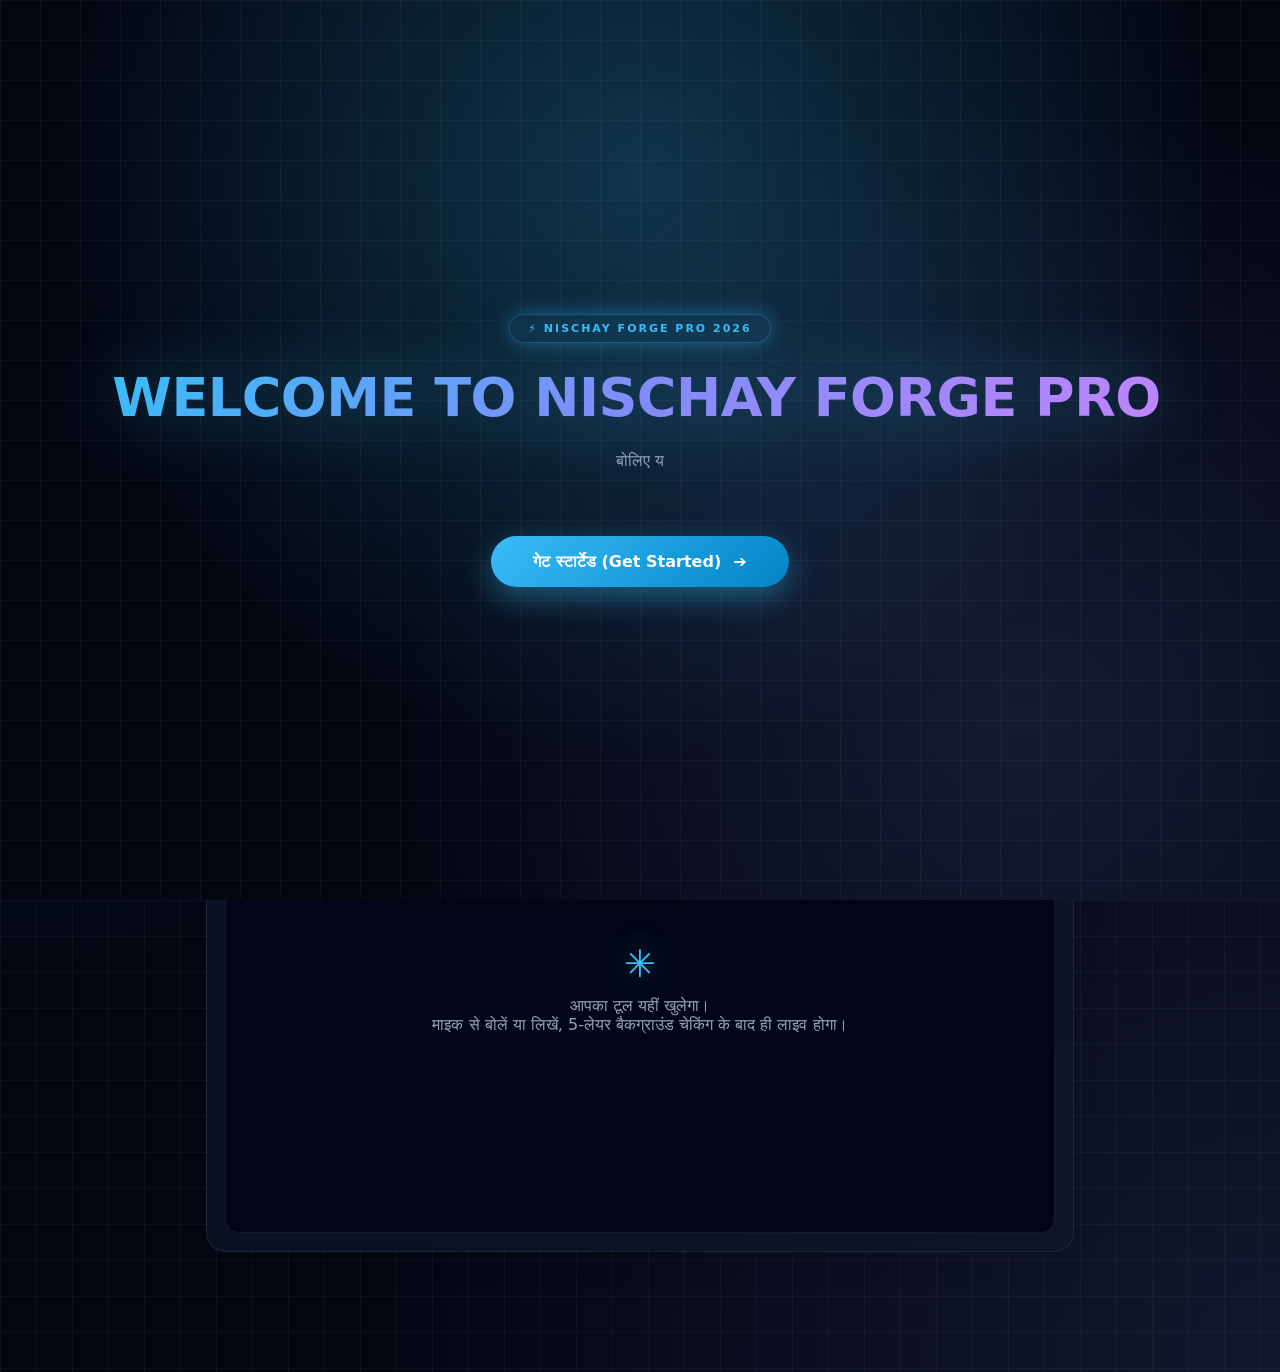
<file: index.html>
<!doctype html>
<html lang="hi">
<head>
  <meta charset="UTF-8">
  <meta name="viewport" content="width=device-width, initial-scale=1, viewport-fit=cover">
  <meta name="theme-color" content="#030712">
  <meta name="description" content="Nischay Forge AI — Pro 5-Layer Verified Studio">
  <link rel="manifest" href="./manifest.json">
  <link rel="icon" type="image/svg+xml" href="./assets/app-icon.svg">
  <title>Nischay Forge AI — Pro 5-Layer Verified Studio</title>

  <style>
    :root {
      --bg: #030712;
      --bg-grid: rgba(255, 255, 255, 0.035);
      --surface: rgba(15, 23, 42, 0.85);
      --surface-elevated: rgba(30, 41, 59, 0.75);
      --border: rgba(56, 189, 248, 0.25);
      --border-subtle: rgba(255, 255, 255, 0.08);
      --accent: #38bdf8;
      --accent-secondary: #818cf8;
      --accent-glow: rgba(56, 189, 248, 0.4);
      --text: #f8fafc;
      --text-muted: #94a3b8;
      --card-bg: rgba(15, 23, 42, 0.7);
      --input-bg: rgba(3, 7, 18, 0.75);
      --nav-link: #94a3b8;
      --danger: #ef4444;
      --success: #10b981;
      --terminal-bg: rgba(3, 7, 18, 0.95);
      --canvas-bg: #020617;
      --drawer-bg: #0b1329;

      --c-html: #f97316;
      --c-css: #38bdf8;
      --c-js: #facc15;
    }

    body.light-theme {
      --bg: #f8fafc;
      --bg-grid: rgba(0, 0, 0, 0.04);
      --surface: rgba(255, 255, 255, 0.92);
      --surface-elevated: #f1f5f9;
      --border: rgba(2, 132, 199, 0.25);
      --border-subtle: rgba(0, 0, 0, 0.08);
      --accent: #0284c7;
      --accent-secondary: #4f46e5;
      --accent-glow: rgba(2, 132, 199, 0.2);
      --text: #0f172a;
      --text-muted: #64748b;
      --card-bg: rgba(255, 255, 255, 0.88);
      --input-bg: #ffffff;
      --nav-link: #475569;
      --danger: #dc2626;
      --success: #059669;
      --terminal-bg: #0f172a;
      --canvas-bg: #e2e8f0;
      --drawer-bg: #ffffff;
    }

    * { box-sizing: border-box; margin: 0; padding: 0; -webkit-tap-highlight-color: transparent; font-family: system-ui, -apple-system, BlinkMacSystemFont, 'Segoe UI', Roboto, sans-serif; }
    
    body {
      background-color: var(--bg);
      background-image: 
        radial-gradient(at 0% 0%, var(--border) 0px, transparent 50%),
        radial-gradient(at 100% 100%, rgba(129, 140, 248, 0.12) 0px, transparent 50%),
        linear-gradient(var(--bg-grid) 1px, transparent 1px),
        linear-gradient(90deg, var(--bg-grid) 1px, transparent 1px);
      background-size: 100% 100%, 100% 100%, 36px 36px, 36px 36px;
      color: var(--text);
      min-height: 100vh;
      overflow-x: hidden;
      transition: background-color 0.25s ease, color 0.25s ease;
    }

    #welcomeScreen {
      position: fixed; inset: 0;
      background-color: var(--bg);
      background-image: 
        radial-gradient(circle at 50% 20%, var(--border) 0%, transparent 60%),
        radial-gradient(circle at 80% 80%, rgba(129, 140, 248, 0.15) 0%, transparent 50%),
        linear-gradient(var(--bg-grid) 1px, transparent 1px),
        linear-gradient(90deg, var(--bg-grid) 1px, transparent 1px);
      background-size: 100% 100%, 100% 100%, 40px 40px, 40px 40px;
      z-index: 9999; display: flex; flex-direction: column; align-items: center; justify-content: center;
      padding: 24px; text-align: center; transition: opacity 0.4s ease, visibility 0.4s ease;
    }
    #welcomeScreen.is-hidden { opacity: 0; visibility: hidden; pointer-events: none; }
    
    .hero-badge {
      display: inline-flex; align-items: center; gap: 8px;
      padding: 7px 18px;
      background: rgba(56, 189, 248, 0.08);
      border: 1px solid var(--border);
      box-shadow: 0 0 20px var(--accent-glow);
      border-radius: 999px;
      color: var(--accent);
      font-size: 11px; font-weight: 800; letter-spacing: 2px;
      margin-bottom: 24px;
      backdrop-filter: blur(10px);
    }
    
    .hero-title-big {
      font-size: clamp(32px, 8vw, 54px);
      line-height: 1.15; font-weight: 900;
      letter-spacing: -0.5px;
      margin-bottom: 16px; min-height: 65px;
      color: var(--text);
    }
    .hero-title-big span {
      background: linear-gradient(135deg, #38bdf8 0%, #818cf8 50%, #c084fc 100%);
      -webkit-background-clip: text;
      -webkit-text-fill-color: transparent;
      filter: drop-shadow(0 0 35px var(--accent-glow));
    }
    
    .hero-subtitle {
      font-size: clamp(14px, 4vw, 16px);
      color: var(--text-muted);
      max-width: 480px; line-height: 1.6;
      margin-bottom: 36px; min-height: 52px;
    }
    .cursor-blink { display: inline-block; width: 3px; background: var(--accent); margin-left: 4px; animation: blink 0.8s infinite; }
    @keyframes blink { 0%, 100% { opacity: 1; } 50% { opacity: 0; } }
    
    .btn-start-now {
      background: linear-gradient(135deg, #38bdf8, #0284c7);
      color: #ffffff;
      font-size: 16px; font-weight: 800;
      padding: 16px 42px; border-radius: 40px; border: none; cursor: pointer;
      display: inline-flex; align-items: center; gap: 12px;
      box-shadow: 0 10px 30px var(--accent-glow);
      transition: all 0.25s ease;
    }
    .btn-start-now:hover { transform: translateY(-2px); box-shadow: 0 14px 40px var(--accent-glow); }

    .topbar {
      height: 62px;
      background: var(--surface);
      backdrop-filter: blur(16px);
      -webkit-backdrop-filter: blur(16px);
      border-bottom: 1px solid var(--border-subtle);
      display: flex; align-items: center; justify-content: space-between;
      padding: 0 18px; position: sticky; top: 0; z-index: 50;
      transition: background 0.25s ease;
    }
    .topbar-left { display: flex; align-items: center; gap: 12px; }
    .drawer-toggle { background: transparent; border: none; cursor: pointer; display: flex; flex-direction: column; gap: 5px; padding: 8px; }
    .drawer-toggle span { display: block; width: 22px; height: 2px; background: var(--text); border-radius: 2px; }
    .brand-wrap { display: flex; align-items: center; gap: 10px; text-decoration: none; }
    .brand-logo { width: 36px; height: 36px; border-radius: 10px; background: linear-gradient(135deg, rgba(56, 189, 248, 0.2), rgba(129, 140, 248, 0.1)); display: flex; align-items: center; justify-content: center; border: 1px solid var(--border); box-shadow: 0 0 15px var(--accent-glow); }
    .brand-text { font-size: 17px; font-weight: 800; color: var(--text); letter-spacing: -0.3px; }
    .brand-text span { color: var(--accent); }
    .topbar-right { display: flex; align-items: center; gap: 10px; }
    .lib-pill { font-size: 12px; font-weight: 700; color: var(--text); background: var(--surface-elevated); border: 1px solid var(--border-subtle); padding: 6px 14px; border-radius: 20px; text-decoration: none; display: inline-flex; align-items: center; gap: 6px; backdrop-filter: blur(10px); }
    .lib-pill span { background: var(--accent); color: #fff; border-radius: 10px; padding: 1px 7px; font-size: 11px; font-weight: 900; }

    .drawer-overlay { position: fixed; inset: 0; background: rgba(0,0,0,0.6); backdrop-filter: blur(4px); z-index: 100; display: none; }
    .drawer-overlay.active { display: block; }
    .menu-drawer { position: fixed; top: 0; left: -320px; width: 300px; height: 100%; background: var(--drawer-bg); border-right: 1px solid var(--border-subtle); z-index: 110; transition: left 0.28s ease; display: flex; flex-direction: column; box-shadow: 10px 0 30px rgba(0,0,0,0.3); }
    .menu-drawer.open { left: 0; }
    .drawer-head { padding: 18px; border-bottom: 1px solid var(--border-subtle); display: flex; align-items: center; justify-content: space-between; }
    .drawer-head h3 { font-size: 15px; font-weight: 800; color: var(--accent); }
    .btn-close-drawer { background: transparent; border: none; font-size: 20px; color: var(--text-muted); cursor: pointer; padding: 4px; }
    .drawer-settings { padding: 14px 18px; border-bottom: 1px solid var(--border-subtle); display: flex; flex-direction: column; gap: 12px; }
    .setting-row { display: flex; align-items: center; justify-content: space-between; font-size: 13px; font-weight: 700; color: var(--text); }
    .setting-btn { background: var(--surface-elevated); border: 1px solid var(--border-subtle); color: var(--text); padding: 6px 14px; border-radius: 8px; font-size: 12px; font-weight: 700; cursor: pointer; }
    .drawer-nav { display: flex; flex-direction: column; padding: 14px 10px; gap: 4px; flex: 1; overflow-y: auto; }
    .nav-item { display: flex; align-items: center; gap: 12px; padding: 12px 14px; color: var(--nav-link) !important; text-decoration: none; border-radius: 8px; font-size: 14px; font-weight: 600; }
    .nav-item.active { background: rgba(56, 189, 248, 0.12); color: var(--accent) !important; border-left: 3px solid var(--accent); }
    .drawer-foot { padding: 14px 18px; border-top: 1px solid var(--border-subtle); font-size: 12px; color: var(--text-muted); text-align: center; }

    main { max-width: 900px; margin: 0 auto; padding: 24px 16px 120px; display: flex; flex-direction: column; gap: 20px; }
    
    .glass-box {
      background: var(--card-bg);
      backdrop-filter: blur(14px);
      -webkit-backdrop-filter: blur(14px);
      border: 1px solid var(--border-subtle);
      border-radius: 20px; padding: 18px;
      box-shadow: 0 10px 30px rgba(0,0,0,0.08);
      transition: all 0.3s ease;
    }
    .glass-box.building { border-color: var(--accent); box-shadow: 0 0 30px var(--accent-glow); }

    .prompt-label-row { display: flex; align-items: center; justify-content: space-between; margin-bottom: 12px; }
    .prompt-label { font-size: 14px; font-weight: 800; color: var(--text); letter-spacing: 0.3px; }
    .btn-reset-prompt { background: rgba(239, 68, 68, 0.1); border: 1px solid rgba(239, 68, 68, 0.3); color: var(--danger); font-size: 11px; font-weight: 800; padding: 5px 12px; border-radius: 12px; cursor: pointer; transition: 0.2s; }
    .btn-reset-prompt:hover { background: var(--danger); color: #fff; }

    textarea.prompt-text {
      width: 100%; background: var(--input-bg);
      border: 1px solid var(--border-subtle);
      border-radius: 14px; padding: 14px 16px;
      color: var(--text); font-size: 14.5px; line-height: 1.5;
      outline: none; resize: vertical; min-height: 105px;
      transition: border-color 0.25s ease, box-shadow 0.25s ease;
    }
    textarea.prompt-text:focus {
      border-color: var(--accent);
      box-shadow: 0 0 15px var(--accent-glow);
    }
    
    .prompt-footer { display: flex; align-items: center; justify-content: space-between; margin-top: 12px; }
    .prompt-counter { font-size: 11px; color: var(--text-muted); font-family: ui-monospace, monospace; }
    
    .btn-create {
      background: linear-gradient(135deg, #38bdf8, #0284c7);
      color: #ffffff; border: none;
      font-size: 15px; font-weight: 800;
      padding: 12px 30px; border-radius: 30px; cursor: pointer;
      display: inline-flex; align-items: center; gap: 8px;
      box-shadow: 0 6px 20px var(--accent-glow);
      transition: transform 0.15s ease, box-shadow 0.15s ease;
    }
    .btn-create:hover { transform: translateY(-1px); box-shadow: 0 8px 25px var(--accent-glow); }
    .btn-create:active { transform: scale(0.97); }
    .btn-create:disabled { opacity: 0.6; cursor: not-allowed; }

    .quick-chips { display: flex; gap: 8px; overflow-x: auto; padding-top: 12px; scrollbar-width: none; }
    .chip {
      background: var(--surface-elevated);
      border: 1px solid var(--border-subtle);
      color: var(--text-muted); font-size: 12px; font-weight: 600;
      padding: 7px 14px; border-radius: 20px; white-space: nowrap; cursor: pointer;
      backdrop-filter: blur(8px); transition: all 0.2s ease;
    }
    .chip:hover { color: var(--accent); border-color: var(--accent); background: rgba(56, 189, 248, 0.08); }

    /* टर्मिनल व टैब्स */
    .terminal-box {
      background: var(--terminal-bg);
      border: 1px solid var(--border-subtle);
      border-radius: 16px; overflow: hidden;
      font-family: ui-monospace, SFMono-Regular, Menlo, monospace;
      font-size: 12px;
      box-shadow: 0 10px 30px rgba(0,0,0,0.15);
    }
    .terminal-header {
      background: rgba(0, 0, 0, 0.25);
      border-bottom: 1px solid var(--border-subtle);
      padding: 10px 14px; display: flex; align-items: center; justify-content: space-between; flex-wrap: wrap; gap: 8px;
    }
    .code-tabs { display: flex; align-items: center; gap: 6px; }
    .code-tab-btn {
      background: rgba(255,255,255,0.06);
      border: 1px solid transparent;
      color: #94a3b8; padding: 6px 14px; border-radius: 8px;
      font-size: 12px; font-weight: 800; cursor: pointer;
      display: inline-flex; align-items: center; gap: 6px;
      transition: all 0.2s ease;
    }
    .code-tab-btn.active[data-tab="html"] { background: rgba(249, 115, 22, 0.2); color: var(--c-html); border-color: rgba(249, 115, 22, 0.5); }
    .code-tab-btn.active[data-tab="css"] { background: rgba(56, 189, 248, 0.2); color: var(--c-css); border-color: rgba(56, 189, 248, 0.5); }
    .code-tab-btn.active[data-tab="js"] { background: rgba(250, 204, 21, 0.2); color: var(--c-js); border-color: rgba(250, 204, 21, 0.5); }

    .term-controls { display: flex; align-items: center; gap: 8px; }
    .btn-term-action {
      background: rgba(255,255,255,0.08);
      border: 1px solid var(--border-subtle);
      color: #38bdf8; padding: 5px 12px; border-radius: 8px;
      font-size: 11px; font-weight: 800; cursor: pointer;
      transition: all 0.2s ease;
    }
    .btn-term-action:hover { background: #38bdf8; color: #030712; }

    .terminal-content-area { position: relative; }
    textarea.terminal-editor {
      width: 100%; height: 210px; background: transparent;
      border: none; color: #4ade80; font-family: inherit; font-size: inherit;
      padding: 14px; outline: none; resize: vertical; line-height: 1.5; white-space: pre;
    }

    .preview-header-bar { display: flex; align-items: center; justify-content: space-between; margin-bottom: 14px; flex-wrap: wrap; gap: 10px; }
    .preview-title-text { font-size: 16px; font-weight: 800; color: var(--accent); letter-spacing: -0.2px; }
    
    .view-mode-bar { display: inline-flex; background: var(--surface-elevated); border: 1px solid var(--border-subtle); border-radius: 20px; padding: 2px 4px; gap: 4px; }
    .view-btn { background: transparent; border: none; color: var(--text-muted); font-size: 12px; font-weight: 700; padding: 4px 10px; border-radius: 14px; cursor: pointer; }
    .view-btn.active { background: var(--accent); color: #fff; }

    .preview-btn-group { display: flex; gap: 6px; flex-wrap: wrap; }
    .tool-btn {
      background: var(--surface-elevated);
      border: 1px solid var(--border-subtle);
      color: var(--text); padding: 6px 14px; border-radius: 8px;
      font-size: 12px; font-weight: 700; cursor: pointer;
      transition: all 0.2s ease;
    }
    .tool-btn:hover { border-color: var(--accent); color: var(--accent); }

    .canvas-container {
      position: relative; min-height: 490px;
      background: var(--canvas-bg);
      border-radius: 14px;
      border: 1px solid var(--border-subtle);
      overflow: hidden;
      display: flex; justify-content: center; align-items: center;
      box-shadow: inset 0 0 20px rgba(0,0,0,0.1);
    }
    .empty-canvas { position: absolute; inset: 0; display: flex; flex-direction: column; align-items: center; justify-content: center; gap: 10px; color: var(--text-muted); text-align: center; padding: 20px; }
    .empty-canvas span { font-size: 38px; color: var(--accent); filter: drop-shadow(0 0 15px var(--accent-glow)); animation: floatIcon 3s ease-in-out infinite; }
    @keyframes floatIcon { 0%, 100% { transform: translateY(0); } 50% { transform: translateY(-8px); } }

    iframe#toolFrame { width: 100%; height: 500px; border: none; background: #ffffff; display: none; opacity: 0; transition: width 0.3s ease, opacity 0.4s ease; margin: 0 auto; }
    iframe#toolFrame.visible { opacity: 1; }

    iframe#toolFrame.device-mobile { width: 380px; max-width: 100%; height: 560px; border: 2px solid var(--border); border-radius: 20px; box-shadow: 0 10px 40px rgba(0,0,0,0.5); }
    iframe#toolFrame.device-tablet { width: 640px; max-width: 100%; height: 540px; border: 2px solid var(--border); border-radius: 16px; box-shadow: 0 10px 40px rgba(0,0,0,0.5); }
    iframe#toolFrame.device-desktop { width: 100%; height: 500px; border-radius: 0; }

    .refine-box { margin-top: 14px; background: var(--surface-elevated); border: 1px dashed var(--border); border-radius: 14px; padding: 14px; display: none; }
    .refine-box.is-visible { display: block; animation: slideUp 0.3s ease; }
    @keyframes slideUp { from { opacity: 0; transform: translateY(10px); } to { opacity: 1; transform: translateY(0); } }
    .refine-row { display: flex; gap: 8px; margin-top: 8px; }
    .refine-input { flex: 1; background: var(--input-bg); border: 1px solid var(--border-subtle); color: var(--text); padding: 9px 14px; border-radius: 10px; font-size: 13px; outline: none; }
    .btn-refine { background: var(--accent); color: #fff; border: none; font-size: 12px; font-weight: 800; padding: 9px 18px; border-radius: 10px; cursor: pointer; }

    /* 5-लेयर लोडर */
    .forge-loader {
      position: absolute; inset: 0;
      background: rgba(3, 7, 18, 0.96);
      backdrop-filter: blur(16px);
      display: none; flex-direction: column; align-items: center; justify-content: center;
      gap: 16px; z-index: 25; overflow: hidden;
    }
    .forge-loader.is-active { display: flex; }

    .laser-scanner {
      position: absolute; top: 0; left: 0; right: 0; height: 2px;
      background: linear-gradient(90deg, transparent, var(--accent), var(--accent-secondary), transparent);
      box-shadow: 0 0 20px var(--accent);
      animation: scanSweep 2s ease-in-out infinite alternate;
    }
    @keyframes scanSweep {
      0% { top: 0%; opacity: 0.2; }
      50% { opacity: 1; }
      100% { top: 100%; opacity: 0.2; }
    }

    .matrix-reactor {
      position: relative; width: 105px; height: 105px;
      display: flex; align-items: center; justify-content: center;
    }
    .reactor-grid {
      position: absolute; inset: 0;
      border: 1px dashed rgba(56, 189, 248, 0.4);
      border-radius: 26px;
      animation: rotateFrame 14s linear infinite;
    }
    .reactor-grid-inner {
      position: absolute; inset: 14px;
      border: 1px solid rgba(129, 140, 248, 0.5);
      border-radius: 18px;
      animation: rotateFrameRev 9s linear infinite;
    }
    @keyframes rotateFrame { 100% { transform: rotate(360deg); } }
    @keyframes rotateFrameRev { 100% { transform: rotate(-360deg); } }

    .reactor-core {
      width: 48px; height: 48px;
      background: radial-gradient(circle, #38bdf8 0%, #0284c7 70%, transparent 100%);
      border-radius: 50%;
      box-shadow: 0 0 35px var(--accent);
      animation: corePulse 1.2s ease-in-out infinite alternate;
      display: flex; align-items: center; justify-content: center;
      color: #030712; font-size: 22px; font-weight: 900;
    }
    @keyframes corePulse {
      0% { transform: scale(0.85); box-shadow: 0 0 15px var(--accent); }
      100% { transform: scale(1.15); box-shadow: 0 0 45px #818cf8; }
    }

    .loader-timer-badge {
      display: inline-flex; align-items: center; gap: 6px;
      font-family: ui-monospace, SFMono-Regular, monospace;
      font-size: 13px; font-weight: 800; color: #facc15;
      background: rgba(250, 204, 21, 0.1);
      border: 1px solid rgba(250, 204, 21, 0.35);
      padding: 5px 16px; border-radius: 20px;
    }

    .matrix-code-stream {
      font-family: ui-monospace, SFMono-Regular, monospace;
      font-size: 11px; color: #4ade80;
      background: rgba(15, 23, 42, 0.85);
      border: 1px solid var(--border-subtle);
      padding: 6px 16px; border-radius: 20px;
      letter-spacing: 0.5px; min-width: 290px; text-align: center;
    }

    .loader-step-text {
      font-size: 14px; font-weight: 800; color: var(--accent);
      text-align: center; max-width: 380px; line-height: 1.4;
      text-shadow: 0 0 10px rgba(56, 189, 248, 0.3);
    }
    .loader-progress-bar {
      width: 260px; height: 6px;
      background: rgba(255,255,255,0.08);
      border-radius: 6px; overflow: hidden;
      border: 1px solid rgba(56, 189, 248, 0.25);
    }
    .loader-progress-fill {
      width: 0%; height: 100%;
      background: linear-gradient(90deg, #38bdf8, #10b981);
      transition: width 0.35s ease;
    }

    .bottom-dock {
      position: fixed; bottom: 16px; left: 50%; transform: translateX(-50%);
      width: calc(100% - 24px); max-width: 580px;
      background: var(--surface);
      backdrop-filter: blur(20px);
      -webkit-backdrop-filter: blur(20px);
      border: 1px solid var(--border);
      border-radius: 40px; padding: 7px 12px 7px 20px;
      display: flex; align-items: center; justify-content: space-between;
      box-shadow: 0 12px 35px rgba(0,0,0,0.25); z-index: 60;
    }
    .dock-label { font-size: 13px; font-weight: 700; color: var(--text-muted); }
    .dock-mic-btn {
      width: 44px; height: 44px; border-radius: 50%;
      background: linear-gradient(135deg, #ef4444, #b91c1c);
      border: none; color: #fff; font-size: 19px; cursor: pointer;
      display: flex; align-items: center; justify-content: center;
      box-shadow: 0 4px 15px rgba(239, 68, 68, 0.35);
    }
    .dock-mic-btn.is-active { background: linear-gradient(135deg, #10b981, #059669); animation: pulse 1s infinite alternate; }
    @keyframes pulse { 0% { transform: scale(1); } 100% { transform: scale(1.15); } }

    #fullModal { position: fixed; inset: 0; background: var(--bg); z-index: 10000; display: none; flex-direction: column; }
    #fullModal.is-open { display: flex; }
    .fullmodal-bar { height: 52px; background: var(--surface); border-bottom: 1px solid var(--border-subtle); display: flex; align-items: center; justify-content: space-between; padding: 0 16px; }
    .fullmodal-bar span { font-size: 15px; font-weight: 800; color: var(--accent); }
    .btn-close-full { background: #ef4444; color: #fff; border: none; padding: 6px 16px; border-radius: 8px; font-weight: 700; cursor: pointer; }
    #fullFrame { flex: 1; width: 100%; border: none; background: #fff; }

    .toast { position: fixed; bottom: 84px; left: 50%; transform: translateX(-50%); background: var(--surface-elevated); color: var(--text); border: 1px solid var(--accent); padding: 9px 20px; border-radius: 20px; font-size: 13px; font-weight: 800; box-shadow: 0 10px 25px rgba(0,0,0,0.2); display: none; z-index: 999; }
    .toast.show { display: block; }
  </style>
</head>
<body class="dark-theme">

  <div id="welcomeScreen">
    <div class="hero-badge">⚡ NISCHAY FORGE PRO 2026</div>
    <h1 class="hero-title-big"><span id="typeWelcomeTitle"></span><span class="cursor-blink">|</span></h1>
    <p class="hero-subtitle" id="typeWelcomeSub"></p>
    <button class="btn-start-now" id="getStartedBtn" type="button">
      <span id="startBtnText">गेट स्टार्टेड (Get Started)</span>
      <span>➔</span>
    </button>
  </div>

  <div id="fullModal">
    <div class="fullmodal-bar">
      <span id="fullModalTitle">टूल का नाम</span>
      <button class="btn-close-full" id="closeFullBtn" type="button">✕ बंद करें</button>
    </div>
    <iframe id="fullFrame" sandbox="allow-scripts allow-modals allow-downloads allow-forms allow-same-origin"></iframe>
  </div>

  <header class="topbar">
    <div class="topbar-left">
      <button class="drawer-toggle" id="drawerOpenBtn" type="button" aria-label="मेनू खोलें">
        <span></span><span></span><span></span>
      </button>
      <a class="brand-wrap" href="./index.html">
        <div class="brand-logo"><span style="color:var(--accent); font-weight:900;">N</span></div>
        <div class="brand-text">nischay<span>forge</span></div>
      </a>
    </div>
    <div class="topbar-right">
      <a class="lib-pill" href="./library.html"><span id="txtLibPill">लाइब्रेरी</span> <span id="libraryCount">0</span></a>
    </div>
  </header>

  <div class="drawer-overlay" id="drawerOverlay"></div>
  <aside class="menu-drawer" id="menuDrawer">
    <div class="drawer-head">
      <h3 id="drawerHeading">⚡ निश्चय नेविगेशन</h3>
      <button class="btn-close-drawer" id="drawerCloseBtn">✕</button>
    </div>
    <div class="drawer-settings">
      <div class="setting-row">
        <span id="txtSettingTheme">थीम (Theme):</span>
        <button class="setting-btn" id="themeToggleBtn">🌙 डार्क</button>
      </div>
      <div class="setting-row">
        <span id="txtSettingLang">भाषा (Language):</span>
        <button class="setting-btn" id="langToggleBtn">🇮🇳 हिंदी</button>
      </div>
    </div>
    <nav class="drawer-nav">
      <a class="nav-item active" href="./index.html" id="navStudio">⌘ स्टूडियो</a>
      <a class="nav-item" href="./library.html" id="navLib">▦ मेरी लाइब्रेरी</a>
      <a class="nav-item" href="./privacy.html" id="navPrivacy">◈ प्राइवेसी पॉलिसी</a>
      <a class="nav-item" href="./terms.html" id="navTerms">⌑ नियम व शर्तें</a>
    </nav>
    <div class="drawer-foot">Nischay Forge AI Studio • 2026</div>
  </aside>

  <main>
    <div class="glass-box" id="promptBox">
      <div class="prompt-label-row">
        <label class="prompt-label" id="labelPrompt">आज क्या बनाना है?</label>
        <button class="btn-reset-prompt" id="btnResetPrompt" type="button" title="प्रॉम्प्ट साफ करें">✕ रीसेट</button>
      </div>
      <textarea class="prompt-text" id="promptInput" maxlength="10000" rows="4" placeholder="उदाहरण: उम्र कैलकुलेटर, स्टॉपवॉच टाइमर, BMI कैलकुलेटर या यूनिट कनवर्टर..."></textarea>
      
      <div class="prompt-footer">
        <span class="prompt-counter" id="charCount">0 / 10000</span>
        <div class="prompt-actions">
          <button class="btn-create" id="generateBtn" type="button">
            <span id="txtBtnCreate">बनाइए</span> <span>↗</span>
          </button>
        </div>
      </div>

      <div class="quick-chips">
        <span class="chip" data-q="एक उम्र कैलकुलेटर बनाओ जो जन्मतिथि से सटीक वर्ष, महीने, दिन और अगला जन्मदिन बताए">🎂 उम्र कैलकुलेटर</span>
        <span class="chip" data-q="एक क्लीन पोमोडोरो और टास्क टाइमर ऐप बनाओ जिसमें स्टार्ट, पॉज और रीसेट हो">⏱️ पोमोडोरो टाइमर</span>
        <span class="chip" data-q="एक BMI कैलकुलेटर बनाओ जो वजन (kg) और ऊंचाई (cm) से सेहत का स्तर बताए">⚖️ BMI कैलकुलेटर</span>
        <span class="chip" data-q="एक 3D स्पेस सोलर सिस्टम एनीमेशन बनाओ जिसमें शनि की रिंग्स और 3D रोटेशन हो">🪐 3D सोलर सिस्टम</span>
      </div>
    </div>

    <!-- टर्मिनल व टैब्स -->
    <div class="terminal-box" id="terminalBox">
      <div class="terminal-header">
        <div class="code-tabs">
          <button class="code-tab-btn active" data-tab="html" id="tabBtnHtml">
            <span style="color:var(--c-html)">🌐</span> HTML
          </button>
          <button class="code-tab-btn" data-tab="css" id="tabBtnCss">
            <span style="color:var(--c-css)">🎨</span> CSS
          </button>
          <button class="code-tab-btn" data-tab="js" id="tabBtnJs">
            <span style="color:var(--c-js)">⚡</span> JavaScript
          </button>
        </div>

        <div class="term-controls">
          <button class="btn-term-action" id="btnFormatCode" title="कोड व्यवस्थित करें">✨ फॉर्मेट कोड</button>
          <button class="btn-term-action" id="btnApplyEdit" title="एडिट किया हुआ कोड कैनवस में चलाएं">⚡ बदलाव लागू करें</button>
          <button class="btn-term-action" id="btnCopyCode" title="यह कोड कॉपी करें">📋 कोड कॉपी करें</button>
        </div>
      </div>
      
      <div class="terminal-content-area">
        <textarea class="terminal-editor" id="termOutput" spellcheck="false" placeholder="// 5-लेयर ऑडिट पास होने के बाद वेरिफाइड कोड यहाँ दिखेगा..."></textarea>
      </div>
    </div>

    <!-- लाइव प्रीव्यू कार्ड -->
    <div class="glass-box" id="previewCardBox">
      <div class="preview-header-bar">
        <span class="preview-title-text" id="toolHeading">Nischay Studio Canvas</span>
        
        <div class="view-mode-bar" id="deviceViewBar">
          <button class="view-btn active" data-device="desktop" title="डेस्कटॉप व्यू">💻 Desktop</button>
          <button class="view-btn" data-device="tablet" title="टैबलेट व्यू">📱 Tablet</button>
          <button class="view-btn" data-device="mobile" title="मोबाइल व्यू">📲 Mobile</button>
        </div>

        <div class="preview-btn-group" id="toolActionBtns" style="display: none;">
          <button class="tool-btn" id="btnShareLink" title="लाइव शेयर लिंक बनाएं">🔗 शेयर लिंक</button>
          <button class="tool-btn" id="btnOpenFull" title="पूरा बड़ा देखें">↗ बड़ा खोलें</button>
          <button class="tool-btn" id="btnSaveTool">♥ सेव</button>
          <button class="tool-btn" id="btnDownloadTool">📥 डाउनलोड</button>
        </div>
      </div>

      <div class="canvas-container" id="canvasViewport">
        <div class="forge-loader" id="forgeLoader">
          <div class="laser-scanner"></div>
          <div class="matrix-reactor">
            <div class="reactor-grid"></div>
            <div class="reactor-grid-inner"></div>
            <div class="reactor-core">⚡</div>
          </div>
          
          <div class="loader-timer-badge">
            <span id="txtTimerBadge">⏱️ बीता समय:</span>
            <span id="elapsedTimerText">00:00s</span>
          </div>

          <div class="matrix-code-stream" id="matrixCodeStream">LAYER 1: INITIALIZING SYNTHESIS...</div>
          <div class="loader-step-text" id="loaderStepText">⚡ लेयर 1: UI आर्किटेक्चर व इनपुट फील्ड्स तैयार हो रहे हैं...</div>
          <div class="loader-progress-bar">
            <div class="loader-progress-fill" id="loaderFill"></div>
          </div>
        </div>

        <div class="empty-canvas" id="canvasPlaceholder">
          <span>✳</span>
          <p id="placeholderText">आपका टूल यहीं खुलेगा।<br>माइक से बोलें या लिखें, 5-लेयर बैकग्राउंड चेकिंग के बाद ही लाइव होगा।</p>
        </div>
        <iframe id="toolFrame" class="device-desktop" sandbox="allow-scripts allow-modals allow-downloads allow-forms allow-same-origin"></iframe>
      </div>

      <div class="refine-box" id="refineBox">
        <span style="font-size:12px; font-weight:800; color:var(--accent);" id="txtRefineHeader">🔧 इस टूल में और क्या सुधारना है?</span>
        <div class="refine-row">
          <input type="text" class="refine-input" id="refineInput" placeholder="उदा: फॉन्ट साइज बढ़ा दो, एक और बटन जोड़ दो...">
          <button class="btn-refine" id="btnRefineSubmit">अपडेट करें ➔</button>
        </div>
      </div>
    </div>
  </main>

  <div class="bottom-dock">
    <span class="dock-label" id="voiceStatusText">आइडिया बोलें, बॉक्स में लिखा जाएगा...</span>
    <button class="dock-mic-btn" id="micBtn" title="बोलें">🎙️</button>
  </div>

  <div class="toast" id="toastBox"></div>

  <script>
    const _k = [
      "AQ.Ab8RN6J9Nf6i",
      "VwkfXb6jbQF0Bh",
      "_9jOF-tIrZfYxfn",
      "YrYe5CgGw"
    ];
    function getApiKey() { return _k.join(""); }

    const PRIMARY_MODEL = "gemini-3.5-flash-lite";

    const STORAGE_KEY_MAIN = 'nischay_forge_tools';
    const STORAGE_KEY_LEGACY = 'nischay-forge-tools-v1';

    let activeTool = null;
    let codeModules = { html: "", css: "", js: "" };
    let currentTab = "html";
    let is3DRequested = false;

    let currentLang = localStorage.getItem('nischay_lang') || 'hi';
    let currentTheme = localStorage.getItem('nischay_theme') || 'dark';

    const $ = (id) => document.getElementById(id);

    const translations = {
      hi: {
        welcomeTitle: "WELCOME TO NISCHAY FORGE PRO",
        welcomeSub: "बोलिए या लिखिए—5-लेयर डीप टेस्टिंग और ऑटो-हीलिंग के साथ 100% वर्किंग वेब टूल्स।",
        startBtn: "गेट स्टार्टेड (Get Started)",
        libPill: "लाइब्रेरी",
        drawerHead: "⚡ निश्चय नेविगेशन",
        settingTheme: "थीम (Theme):",
        settingLang: "भाषा (Language):",
        navStudio: "⌘ स्टूडियो",
        navLib: "▦ मेरी लाइब्रेरी",
        navPrivacy: "◈ प्राइवेसी पॉलिसी",
        navTerms: "⌑ नियम व शर्तें",
        promptLabel: "आज क्या बनाना है?",
        btnReset: "✕ रीसेट",
        promptPlaceholder: "उदाहरण: उम्र कैलकुलेटर, स्टॉपवॉच टाइमर, BMI कैलकुलेटर या यूनिट कनवर्टर...",
        btnCreate: "बनाइए",
        termApply: "⚡ बदलाव लागू करें",
        termCopy: "📋 कोड कॉपी करें",
        toolOpenFull: "↗ बड़ा खोलें",
        toolSave: "♥ सेव",
        toolDownload: "📥 डाउनलोड",
        timerBadge: "⏱️ बीता समय:",
        placeholderText: "आपका टूल यहीं खुलेगा।<br>माइक से बोलें या लिखें, 5-लेयर बैकग्राउंड चेकिंग के बाद ही लाइव होगा।",
        refineHeader: "🔧 इस टूल में और क्या सुधारना है?",
        refinePlaceholder: "उदा: फॉन्ट साइज बढ़ा दो, एक और बटन जोड़ दो...",
        btnRefine: "अपडेट करें ➔",
        voiceStatus: "आइडिया बोलें, बॉक्स में लिखा जाएगा...",
        voiceListening: "सुन रहा हूँ... बोलिए",
        voiceDone: "आवाज़ लिख दी गई है! अब 'बनाइए' दबाएँ।",
        closeModal: "✕ बंद करें"
      },
      en: {
        welcomeTitle: "WELCOME TO NISCHAY FORGE PRO",
        welcomeSub: "Speak or write—100% verified interactive web tools powered by 5-Layer deep testing & auto-healing.",
        startBtn: "Get Started ➔",
        libPill: "Library",
        drawerHead: "⚡ Nischay Navigation",
        settingTheme: "Theme:",
        settingLang: "Language:",
        navStudio: "⌘ Studio",
        navLib: "▦ My Library",
        navPrivacy: "◈ Privacy Policy",
        navTerms: "⌑ Terms & Conditions",
        promptLabel: "What do you want to build today?",
        btnReset: "✕ Reset",
        promptPlaceholder: "Example: Age Calculator, Stopwatch Timer, BMI Calculator or Unit Converter...",
        btnCreate: "Build",
        termApply: "⚡ Apply Changes",
        termCopy: "📋 Copy Code",
        toolOpenFull: "↗ Open Full",
        toolSave: "♥ Save",
        toolDownload: "📥 Download",
        timerBadge: "⏱️ Elapsed Time:",
        placeholderText: "Your tool will appear here.<br>Speak or type your idea, verified across 5 deep layers before rendering.",
        refineHeader: "🔧 Want to refine this tool further?",
        refinePlaceholder: "e.g., Increase font size, add reset button...",
        btnRefine: "Update ➔",
        voiceStatus: "Speak idea, it will type in the box...",
        voiceListening: "Listening... Please speak",
        voiceDone: "Voice captured! Now press 'Build'.",
        closeModal: "✕ Close"
      }
    };

    function applyLanguage(lang) {
      currentLang = lang;
      localStorage.setItem('nischay_lang', lang);
      const t = translations[lang];

      $('langToggleBtn').textContent = (lang === 'hi') ? '🇮🇳 हिंदी' : '🇬🇧 English';
      $('startBtnText').textContent = t.startBtn;
      $('txtLibPill').textContent = t.libPill;
      $('drawerHeading').textContent = t.drawerHead;
      $('txtSettingTheme').textContent = t.settingTheme;
      $('txtSettingLang').textContent = t.settingLang;
      $('navStudio').textContent = t.navStudio;
      $('navLib').textContent = t.navLib;
      $('navPrivacy').textContent = t.navPrivacy;
      $('navTerms').textContent = t.navTerms;
      $('labelPrompt').textContent = t.promptLabel;
      $('btnResetPrompt').textContent = t.btnReset;
      $('promptInput').placeholder = t.promptPlaceholder;
      $('txtBtnCreate').textContent = t.btnCreate;
      $('btnApplyEdit').textContent = t.termApply;
      $('btnCopyCode').textContent = t.termCopy;
      $('btnOpenFull').textContent = t.toolOpenFull;
      $('btnSaveTool').textContent = t.toolSave;
      $('btnDownloadTool').textContent = t.toolDownload;
      $('txtTimerBadge').textContent = t.timerBadge;
      $('placeholderText').innerHTML = t.placeholderText;
      $('txtRefineHeader').textContent = t.refineHeader;
      $('refineInput').placeholder = t.refinePlaceholder;
      $('btnRefineSubmit').textContent = t.btnRefine;
      $('voiceStatusText').textContent = t.voiceStatus;
      $('closeFullBtn').textContent = t.closeModal;
    }

    $('langToggleBtn').addEventListener('click', () => {
      const newLang = (currentLang === 'hi') ? 'en' : 'hi';
      applyLanguage(newLang);
      showToast((newLang === 'hi') ? 'भाषा बदलकर हिंदी कर दी गई! 🇮🇳' : 'Language switched to English! 🇬🇧');
    });

    document.querySelectorAll('.view-btn').forEach(btn => {
      btn.addEventListener('click', () => {
        document.querySelectorAll('.view-btn').forEach(b => b.classList.remove('active'));
        btn.classList.add('active');
        const frame = $('toolFrame');
        frame.classList.remove('device-desktop', 'device-tablet', 'device-mobile');
        frame.classList.add(`device-${btn.dataset.device}`);
      });
    });

    $('btnFormatCode').addEventListener('click', () => {
      let code = $('termOutput').value;
      if (!code) return;
      code = code.replace(/([;{}])\s*/g, '$1\n').replace(/\n\s*\n/g, '\n');
      $('termOutput').value = code;
      codeModules[currentTab] = code;
      showToast('कोड को सुंदर व क्लीन फॉरमेट किया गया! ✨');
    });

    $('btnShareLink').addEventListener('click', () => {
      if (!activeTool) return;
      const base64Doc = btoa(unescape(encodeURIComponent(activeTool.html)));
      const shareUrl = `data:text/html;charset=utf-8;base64,${base64Doc}`;
      navigator.clipboard.writeText(shareUrl).then(() => {
        showToast('शेयरेबल डेटा वेब लिंक कॉपी हो गया! किसी भी ब्राउज़र में खोलें 🔗');
      }).catch(() => {
        showToast('लिंक कॉपी करने में असमर्थ!');
      });
    });

    function runWelcomeTypewriter() {
      let tIdx = 0, sIdx = 0;
      const t = translations[currentLang];
      const titleEl = $('typeWelcomeTitle'), subEl = $('typeWelcomeSub');
      titleEl.textContent = '';
      subEl.textContent = '';
      function typeTitle() {
        if (tIdx < t.welcomeTitle.length) {
          titleEl.textContent += t.welcomeTitle[tIdx++];
          setTimeout(typeTitle, 35);
        } else {
          typeSub();
        }
      }
      function typeSub() {
        if (sIdx < t.welcomeSub.length) {
          subEl.textContent += t.welcomeSub[sIdx++];
          setTimeout(typeSub, 16);
        }
      }
      typeTitle();
    }

    $('getStartedBtn').addEventListener('click', () => {
      $('welcomeScreen').classList.add('is-hidden');
      sessionStorage.setItem('nischay_welcome_seen', 'true');
    });
    if (sessionStorage.getItem('nischay_welcome_seen') === 'true') {
      $('welcomeScreen').classList.add('is-hidden');
    } else {
      runWelcomeTypewriter();
    }

    function showToast(msg) {
      const t = $('toastBox');
      t.textContent = msg;
      t.classList.add('show');
      setTimeout(() => t.classList.remove('show'), 3000);
    }

    $('btnResetPrompt').addEventListener('click', () => {
      $('promptInput').value = '';
      $('charCount').textContent = '0 / 10000';
      $('promptInput').focus();
      showToast((currentLang === 'hi') ? 'प्रॉम्प्ट खाली कर दिया गया! 🧹' : 'Prompt cleared! 🧹');
    });

    function applyTheme(theme) {
      currentTheme = theme;
      if (theme === 'light') {
        document.body.classList.add('light-theme');
        document.body.classList.remove('dark-theme');
        $('themeToggleBtn').textContent = '☀️ लाइट (Light)';
      } else {
        document.body.classList.remove('light-theme');
        document.body.classList.add('dark-theme');
        $('themeToggleBtn').textContent = '🌙 डार्क (Dark)';
      }
      localStorage.setItem('nischay_theme', theme);
    }

    $('themeToggleBtn').addEventListener('click', () => {
      const nextTheme = (currentTheme === 'dark') ? 'light' : 'dark';
      applyTheme(nextTheme);
      showToast((nextTheme === 'light') ? 'लाइट थीम सक्रिय! ☀️' : 'डार्क थीम सक्रिय! 🌙');
    });

    applyTheme(currentTheme);
    applyLanguage(currentLang);

    $('drawerOpenBtn').addEventListener('click', () => {
      $('menuDrawer').classList.add('open');
      $('drawerOverlay').classList.add('active');
    });
    const closeDrawer = () => {
      $('menuDrawer').classList.remove('open');
      $('drawerOverlay').classList.remove('active');
    };
    $('drawerCloseBtn').addEventListener('click', closeDrawer);
    $('drawerOverlay').addEventListener('click', closeDrawer);

    $('promptInput').addEventListener('input', (e) => {
      $('charCount').textContent = `${e.target.value.length} / 10000`;
    });

    document.querySelectorAll('.chip').forEach(c => {
      c.addEventListener('click', () => {
        $('promptInput').value = c.dataset.q;
        $('charCount').textContent = `${c.dataset.q.length} / 10000`;
        $('promptInput').focus();
      });
    });

    function switchTab(tab) {
      currentTab = tab;
      document.querySelectorAll('.code-tab-btn').forEach(btn => {
        btn.classList.toggle('active', btn.dataset.tab === tab);
      });
      $('termOutput').value = codeModules[tab] || `/* No ${tab.toUpperCase()} code */`;
    }

    $('tabBtnHtml').addEventListener('click', () => switchTab('html'));
    $('tabBtnCss').addEventListener('click', () => switchTab('css'));
    $('tabBtnJs').addEventListener('click', () => switchTab('js'));

    function assembleFullHtml(toolName, htmlCode, cssCode, jsCode, includeThree) {
      const threeScript = includeThree ? '<script src="https://cdnjs.cloudflare.com/ajax/libs/three.js/r128/three.min.js"><\/script>' : '';
      return `<!DOCTYPE html>
<html lang="hi">
<head>
  <meta charset="UTF-8">
  <meta name="viewport" content="width=device-width, initial-scale=1.0">
  <title>${toolName}</title>
  <link rel="stylesheet" href="https://cdnjs.cloudflare.com/ajax/libs/font-awesome/6.4.0/css/all.min.css">
  ${threeScript}
  <style>
    * { box-sizing: border-box; margin: 0; padding: 0; }
    body { min-height: 100vh; overflow-x: hidden; font-family: system-ui, -apple-system, BlinkMacSystemFont, 'Segoe UI', Roboto, sans-serif; }
    ${cssCode}
  </style>
</head>
<body>
  ${htmlCode}
  <script>
    (function() {
      try {
        ${jsCode}
      } catch(err) {
        console.error("Runtime Tool Error:", err);
      }
    })();
  <\/script>
</body>
</html>`;
    }

    $('btnApplyEdit').addEventListener('click', () => {
      codeModules[currentTab] = $('termOutput').value;
      const newDoc = assembleFullHtml(activeTool ? activeTool.name : 'Nischay Tool', codeModules.html, codeModules.css, codeModules.js, is3DRequested);

      if (activeTool) activeTool.html = newDoc;
      const frame = $('toolFrame');
      frame.srcdoc = newDoc;
      showToast((currentLang === 'hi') ? 'कस्टम कोड बदलाव कैनवस पर लागू हो गया! ⚡' : 'Custom changes applied to canvas! ⚡');
    });

    $('btnCopyCode').addEventListener('click', () => {
      const textToCopy = $('termOutput').value;
      if (!textToCopy) return showToast((currentLang === 'hi') ? 'कॉपी करने के लिए कुछ नहीं है!' : 'Nothing to copy!');
      navigator.clipboard.writeText(textToCopy).then(() => {
        showToast(`${currentTab.toUpperCase()} ${(currentLang === 'hi') ? 'कोड कॉपी हो गया! 📋' : 'code copied! 📋'}`);
      });
    });

    function runLiveTypewriter(text, onComplete) {
      const editor = $('termOutput');
      editor.value = '';
      let cursor = 0;
      const chunkSize = Math.max(50, Math.floor(text.length / 40));

      function typeLoop() {
        if (cursor < text.length) {
          editor.value += text.slice(cursor, cursor + chunkSize);
          cursor += chunkSize;
          editor.scrollTop = editor.scrollHeight;
          requestAnimationFrame(typeLoop);
        } else {
          editor.value = text;
          if (onComplete) onComplete();
        }
      }
      typeLoop();
    }

    async function callGeminiRaw(promptText, modelName) {
      const key = getApiKey();
      const endpoint = `https://generativelanguage.googleapis.com/v1beta/models/${modelName || PRIMARY_MODEL}:generateContent?key=${key}`;
      
      const res = await fetch(endpoint, {
        method: 'POST',
        headers: { 'Content-Type': 'application/json', 'x-goog-api-key': key },
        body: JSON.stringify({
          contents: [{ role: 'user', parts: [{ text: promptText }] }],
          generationConfig: { maxOutputTokens: 8192, temperature: 0.1 }
        })
      });

      const data = await res.json();
      if (data.error) throw new Error(data.error.message || 'API Error');
      return data.candidates[0].content.parts[0].text;
    }

    // ==================================================================
    // 100% सॉलिड पार्सर: कभी भी CSS खाली नहीं छोड़ेगा
    // ==================================================================
    function parseFrontendResponse(rawText) {
      let toolName = "Nischay Tool";
      let pureHtml = "";
      let pureCss = "";

      // 1. नाम निकालना
      const nameMatch = rawText.match(/===NAME===([\s\S]*?)===/i);
      if (nameMatch) {
        toolName = nameMatch[1].trim().replace(/[\r\n]+/g, " ");
      }

      // 2. HTML निकालना
      const htmlMatch = rawText.match(/===HTML===([\s\S]*?)(?:===CSS===|$)/i);
      if (htmlMatch) {
        pureHtml = htmlMatch[1].trim();
      } else {
        pureHtml = rawText.replace(/<style[^>]*>[\s\S]*?<\/style>/gi, '').trim();
      }

      // 3. CSS निकालना (फुलप्रूफ रेगुलर एक्सप्रेशन)
      const cssMatch = rawText.match(/===CSS===([\s\S]*?)$/i);
      if (cssMatch) {
        pureCss = cssMatch[1].trim();
      } else {
        const styleTagMatch = rawText.match(/<style[^>]*>([\s\S]*?)<\/style>/i);
        if (styleTagMatch) {
          pureCss = styleTagMatch[1].trim();
        }
      }

      // बैकस्टिक्स हटाना
      pureHtml = pureHtml.replace(/```html|```/gi, '').trim();
      pureCss = pureCss.replace(/```css|```/gi, '').trim();

      return { toolName, pureHtml, pureCss };
    }

    function runDeepSandboxTesting(fullHtmlDoc) {
      return new Promise((resolve) => {
        const testFrame = document.createElement('iframe');
        testFrame.style.display = 'none';
        testFrame.sandbox = 'allow-scripts allow-same-origin';
        document.body.appendChild(testFrame);

        let errorFound = null;

        const timer = setTimeout(() => {
          cleanup();
          resolve({ passed: !errorFound, error: errorFound });
        }, 2200);

        function cleanup() {
          clearTimeout(timer);
          window.removeEventListener('message', messageHandler);
          try { document.body.removeChild(testFrame); } catch(e){}
        }

        function messageHandler(e) {
          if (!e.data) return;
          if (e.data.type === 'TEST_ERROR') {
            errorFound = e.data.message;
            cleanup();
            resolve({ passed: false, error: errorFound });
          } else if (e.data.type === 'TEST_SUCCESS') {
            cleanup();
            resolve({ passed: true, error: null });
          }
        }
        window.addEventListener('message', messageHandler);

        const testerScript = `
          <script>
            window.onerror = function(msg, url, line) {
              window.parent.postMessage({ type: 'TEST_ERROR', message: msg + ' (Line ' + line + ')' }, '*');
            };

            window.addEventListener('DOMContentLoaded', () => {
              setTimeout(() => {
                try {
                  const buttons = document.querySelectorAll('button');
                  const inputs = document.querySelectorAll('input, select, textarea');

                  if (inputs.length === 0 && buttons.length === 0) {
                    window.parent.postMessage({ type: 'TEST_ERROR', message: 'No interactive inputs or buttons found in UI.' }, '*');
                    return;
                  }

                  inputs.forEach(input => {
                    if (input.type === 'date') input.value = '2000-01-01';
                    else if (input.type === 'number') input.value = '50';
                    else if (input.type === 'text') input.value = 'Test Entry';
                  });

                  buttons.forEach(btn => {
                    btn.click();
                  });

                  window.parent.postMessage({ type: 'TEST_SUCCESS' }, '*');
                } catch(err) {
                  window.parent.postMessage({ type: 'TEST_ERROR', message: 'Click Simulation Failed: ' + err.message }, '*');
                }
              }, 300);
            });
          <\/script>
        `;

        const testDoc = fullHtmlDoc.replace('<head>', '<head>' + testerScript);
        testFrame.srcdoc = testDoc;
      });
    }

    async function executeBuild(customPrompt) {
      const q = customPrompt || $('promptInput').value.trim();
      if (!q) return;

      is3DRequested = /\b(3d|three\.js|webgl|space|solar system|सोलर सिस्टम|रनर गेम)\b/i.test(q);

      const btn = $('generateBtn');
      btn.disabled = true;
      btn.querySelector('span').textContent = (currentLang === 'hi') ? 'वेरिफाई हो रहा है...' : 'Verifying...';

      const promptBox = $('promptBox');
      const previewBox = $('previewCardBox');
      promptBox.classList.add('building');
      previewBox.classList.add('building');

      const loader = $('forgeLoader');
      const stepText = $('loaderStepText');
      const fill = $('loaderFill');
      const streamText = $('matrixCodeStream');
      const timerEl = $('elapsedTimerText');
      loader.classList.add('is-active');

      let secondsPassed = 0;
      timerEl.textContent = '00:00s';
      const liveTimerInterval = setInterval(() => {
        secondsPassed++;
        const mins = String(Math.floor(secondsPassed / 60)).padStart(2, '0');
        const secs = String(secondsPassed % 60).padStart(2, '0');
        timerEl.textContent = `${mins}:${secs}s`;
      }, 1000);

      try {
        // --- लेयर 1: UI आर्किटेक्चर (HTML + पूर्ण CSS) ---
        stepText.textContent = (currentLang === 'hi') ? '⚡ लेयर 1/5: आधुनिक स्टाइल व UI संरचना तैयार हो रही है...' : '⚡ Layer 1/5: Synthesizing modern tailored UI architecture...';
        fill.style.width = '20%';
        streamText.textContent = 'LAYER 1: PARSING RICH HTML & COMPLETE CSS';

        const promptStep1 = `You are a Principal Frontend UI/UX Architect.
User Requirement: "${q}"

CRITICAL MANDATORY RULES:
1. COMPLETE RESPONSIVE CSS: You MUST provide extensive, beautiful modern CSS styling. Do NOT return blank CSS or comments. Style container, buttons, typography, inputs, active states, and padding.
2. DYNAMIC THEME MATCHING:
   - If it's a Study/Timer/Health app: Use soft, clean, elegant modern design (rounded cards, smooth shadows, relaxing colors).
   - If it's a Calculator/Finance app: Use Apple/Stripe-level clean typography and modern card layouts.
3. UI COMPONENTS:
   - Semantic HTML with unique IDs on all buttons, inputs, and result containers.
   - Do NOT write JavaScript here.

Format EXACTLY like this (DO NOT OMIT ANY SECTION):
===NAME===
[Concise Tool Name]
===HTML===
[Semantic HTML markup]
===CSS===
[Complete, rich, modern responsive CSS code styling all elements]`;

        const uiRaw = await callGeminiRaw(promptStep1);
        let { toolName, pureHtml, pureCss } = parseFrontendResponse(uiRaw);

        // --- हार्ड चेक: अगर CSS खाली रह गई तो जबरन बैकअप स्टाइलिंग दें ---
        if (!pureCss || pureCss.length < 30) {
          streamText.textContent = 'REPAIRING MISSING CSS STYLES...';
          const cssRepairPrompt = `Create modern, beautiful CSS styles for this HTML:\n${pureHtml}\nReturn ONLY pure valid CSS. No markdown.`;
          pureCss = (await callGeminiRaw(cssRepairPrompt)).replace(/```css|```/gi, '').trim();
        }

        // --- लेयर 2: पूर्ण जावास्क्रिप्ट लॉजिक कम्पाइलेशन ---
        stepText.textContent = (currentLang === 'hi') ? '⚙️ लेयर 2/5: हर इनपुट और बटन का 100% वर्किंग लॉजिक जोड़ा जा रहा है...' : '⚙️ Layer 2/5: Wiring up listeners and complete operational logic...';
        fill.style.width = '45%';
        streamText.textContent = 'LAYER 2: EVENT BINDINGS & CALCULATION LOGIC';

        const promptStep2 = `You are a Senior Fullstack JavaScript Engineer.
HTML Markup:
\`\`\`html
${pureHtml}
\`\`\`

User Request: "${q}"

RULES FOR 100000% WORKING CODE:
1. NO DUMMY/PLACEHOLDER CODE: Implement real, complete calculation, timer, or app logic.
2. BIND EVERY BUTTON: Select buttons and inputs by their EXACT IDs from the HTML above. Attach 'click' and 'input' event listeners.
3. VISIBLE OUTPUT: On button click, write the computed results directly into the DOM result elements and remove any 'hidden' or 'display:none' styles.
4. NO DOMContentLoaded: Do NOT use DOMContentLoaded or window.onload. Write code that executes immediately.
5. ${is3DRequested ? "Use Three.js (THREE is globally loaded)." : "Do NOT use Three.js. Standard DOM only."}
6. Return ONLY pure raw JavaScript. No markdown blocks or explanations.`;

        let pureJs = await callGeminiRaw(promptStep2);
        pureJs = pureJs.replace(/^```javascript|^```js|^```|```$/gim, '').trim();

        // --- लेयर 3: तीनों फाइलों की संपूर्णता और सिंटैक्स चेकिंग ---
        stepText.textContent = (currentLang === 'hi') ? '🔍 लेयर 3/5: HTML, CSS और JS तीनों की संपूर्णता जांची जा रही है...' : '🔍 Layer 3/5: Running tripartite code completeness audit...';
        fill.style.width = '65%';
        streamText.textContent = 'LAYER 3: VERIFYING HTML + CSS + JS INTEGRITY';

        // अगर तीनों में से कोई भी हिस्सा अधूरा रह गया तो रिपेयर
        let openBraces = (pureJs.match(/\{/g) || []).length;
        let closeBraces = (pureJs.match(/\}/g) || []).length;
        if (openBraces !== closeBraces || pureJs.length < 20) {
          streamText.textContent = 'FIXING UNBALANCED JS LOGIC...';
          const fixSyntaxPrompt = `The following JavaScript is incomplete or has mismatched braces:
\`\`\`javascript
${pureJs}
\`\`\`
Complete and fix the syntax so all braces match and it is 100% complete and working. Return ONLY valid pure JavaScript.`;
          pureJs = (await callGeminiRaw(fixSyntaxPrompt)).replace(/^```javascript|^```js|^```|```$/gim, '').trim();
        }

        // --- लेयर 4: बैकग्राउंड सैंडबॉक्स में लाइव ऑटो-क्लिक टेस्ट ---
        stepText.textContent = (currentLang === 'hi') ? '🔬 लेयर 4/5: बैकग्राउंड सैंडबॉक्स में हर बटन को क्लिक करके टेस्ट किया जा रहा है...' : '🔬 Layer 4/5: Executing programmatic sandbox click simulation...';
        fill.style.width = '85%';
        streamText.textContent = 'LAYER 4: LIVE CLICK SIMULATION & ERROR AUDIT';

        let fullAssembledDoc = assembleFullHtml(toolName, pureHtml, pureCss, pureJs, is3DRequested);
        let testResult = await runDeepSandboxTesting(fullAssembledDoc);

        // --- लेयर 5: ऑटो-हीलिंग रिपेयर लूप ---
        if (!testResult.passed && testResult.error) {
          stepText.textContent = (currentLang === 'hi') ? '🩹 लेयर 5/5: एरर मिला! बैकग्राउंड में AI तुरंत कोड सुधार रहा है...' : '🩹 Layer 5/5: Sandbox error caught! Auto-healing in progress...';
          streamText.textContent = 'LAYER 5: AUTO-HEALING & RE-VERIFICATION';

          const repairPrompt = `The tool failed automated sandbox testing with this error: "${testResult.error}".
HTML:
\`\`\`html
${pureHtml}
\`\`\`

Faulty JS:
\`\`\`javascript
${pureJs}
\`\`\`

Fix the issue completely. Make sure all buttons work without throwing errors and produce visible output. Return ONLY the corrected, pure JavaScript.`;

          pureJs = (await callGeminiRaw(repairPrompt)).replace(/^```javascript|^```js|^```|```$/gim, '').trim();
          fullAssembledDoc = assembleFullHtml(toolName, pureHtml, pureCss, pureJs, is3DRequested);
          
          await runDeepSandboxTesting(fullAssembledDoc);
        }

        clearInterval(liveTimerInterval);
        stepText.textContent = (currentLang === 'hi') ? '✅ सभी 5 लेयर्स पास! 100% वेरिफाइड टूल लोड हो रहा है...' : '✅ All 5 layers verified! Loading operational tool...';
        fill.style.width = '100%';
        streamText.textContent = `ALL 5 LAYERS VERIFIED IN ${timerEl.textContent} 🚀`;

        codeModules = { html: pureHtml, css: pureCss, js: pureJs };

        activeTool = {
          id: 'tool-' + Date.now(),
          name: toolName,
          html: fullAssembledDoc
        };

        $('toolHeading').textContent = activeTool.name;
        $('toolActionBtns').style.display = 'flex';
        $('refineBox').classList.add('is-visible');

        switchTab('html');

        runLiveTypewriter(codeModules.html, () => {
          loader.classList.remove('is-active');
          promptBox.classList.remove('building');
          previewBox.classList.remove('building');
          $('canvasPlaceholder').style.display = 'none';

          const frame = $('toolFrame');
          frame.style.display = 'block';
          frame.srcdoc = activeTool.html;

          setTimeout(() => { frame.classList.add('visible'); }, 50);

          btn.disabled = false;
          btn.querySelector('span').textContent = translations[currentLang].btnCreate;
          showToast((currentLang === 'hi') ? `5-लेयर ऑडिट पास: ${activeTool.name} तैयार! 🎯` : `5-Layer verified: ${activeTool.name} ready! 🎯`);
        });

      } catch (err) {
        clearInterval(liveTimerInterval);
        loader.classList.remove('is-active');
        promptBox.classList.remove('building');
        previewBox.classList.remove('building');
        btn.disabled = false;
        btn.querySelector('span').textContent = translations[currentLang].btnCreate;
        showToast('Error: ' + err.message);
      }
    }

    $('generateBtn').addEventListener('click', () => executeBuild());

    $('btnRefineSubmit').addEventListener('click', () => {
      const refineReq = $('refineInput').value.trim();
      if (!refineReq || !activeTool) return;
      const combinedPrompt = `Existing Tool Code:\n${activeTool.html}\n\nTask: Modify this tool based on request: ${refineReq}. Maintain complete working code without changing the tool into unwanted 3D.`;
      $('refineInput').value = '';
      executeBuild(combinedPrompt);
    });

    $('btnOpenFull').addEventListener('click', () => {
      if (!activeTool) return;
      $('fullModalTitle').textContent = activeTool.name;
      $('fullFrame').srcdoc = activeTool.html;
      $('fullModal').classList.add('is-open');
    });
    $('closeFullBtn').addEventListener('click', () => {
      $('fullModal').classList.remove('is-open');
      $('fullFrame').srcdoc = '';
    });

    $('btnDownloadTool').addEventListener('click', () => {
      if (!activeTool) return;
      const blob = new Blob([activeTool.html], { type: 'text/html;charset=utf-8' });
      const a = document.createElement('a');
      a.href = URL.createObjectURL(blob);
      a.download = `${activeTool.name.replace(/\s+/g, '_')}.html`;
      document.body.appendChild(a);
      a.click();
      a.remove();
      showToast((currentLang === 'hi') ? 'टूल HTML डाउनलोड हो गया! 📥' : 'Tool HTML downloaded! 📥');
    });

    function getStoredTools() {
      const list1 = JSON.parse(localStorage.getItem(STORAGE_KEY_MAIN) || '[]');
      const list2 = JSON.parse(localStorage.getItem(STORAGE_KEY_LEGACY) || '[]');
      const map = new Map();
      [...list1, ...list2].forEach(item => {
        if (item && (item.id || item.name)) map.set(item.id || item.name, item);
      });
      return Array.from(map.values());
    }

    function syncBadge() { $('libraryCount').textContent = getStoredTools().length; }
    syncBadge();

    $('btnSaveTool').addEventListener('click', () => {
      if (!activeTool) return;
      const list = getStoredTools();
      const existingIdx = list.findIndex(x => x.id === activeTool.id || x.name === activeTool.name);
      if (existingIdx > -1) list[existingIdx] = activeTool;
      else list.unshift(activeTool);
      localStorage.setItem(STORAGE_KEY_MAIN, JSON.stringify(list));
      localStorage.setItem(STORAGE_KEY_LEGACY, JSON.stringify(list));
      syncBadge();
      showToast((currentLang === 'hi') ? 'लाइब्रेरी में सुरक्षित सेव हो गया! ⭐' : 'Saved to library! ⭐');
    });

    const SR = window.SpeechRecognition || window.webkitSpeechRecognition;
    if (SR) {
      const rec = new SR();
      let isListening = false;
      $('micBtn').addEventListener('click', () => {
        rec.lang = (currentLang === 'hi') ? 'hi-IN' : 'en-US';
        if (!isListening) { try { rec.start(); } catch(e) {} } else { rec.stop(); }
      });
      rec.onstart = () => { 
        isListening = true; 
        $('micBtn').classList.add('is-active'); 
        $('voiceStatusText').textContent = translations[currentLang].voiceListening; 
      };
      rec.onresult = (e) => {
        const text = e.results[0][0].transcript;
        const cur = $('promptInput').value.trim();
        $('promptInput').value = cur ? `${cur} ${text}` : text;
        $('charCount').textContent = `${$('promptInput').value.length} / 10000`;
      };
      rec.onend = () => { 
        isListening = false; 
        $('micBtn').classList.remove('is-active'); 
        $('voiceStatusText').textContent = translations[currentLang].voiceDone; 
      };
    }
  </script>
</body>
</html>
</file>
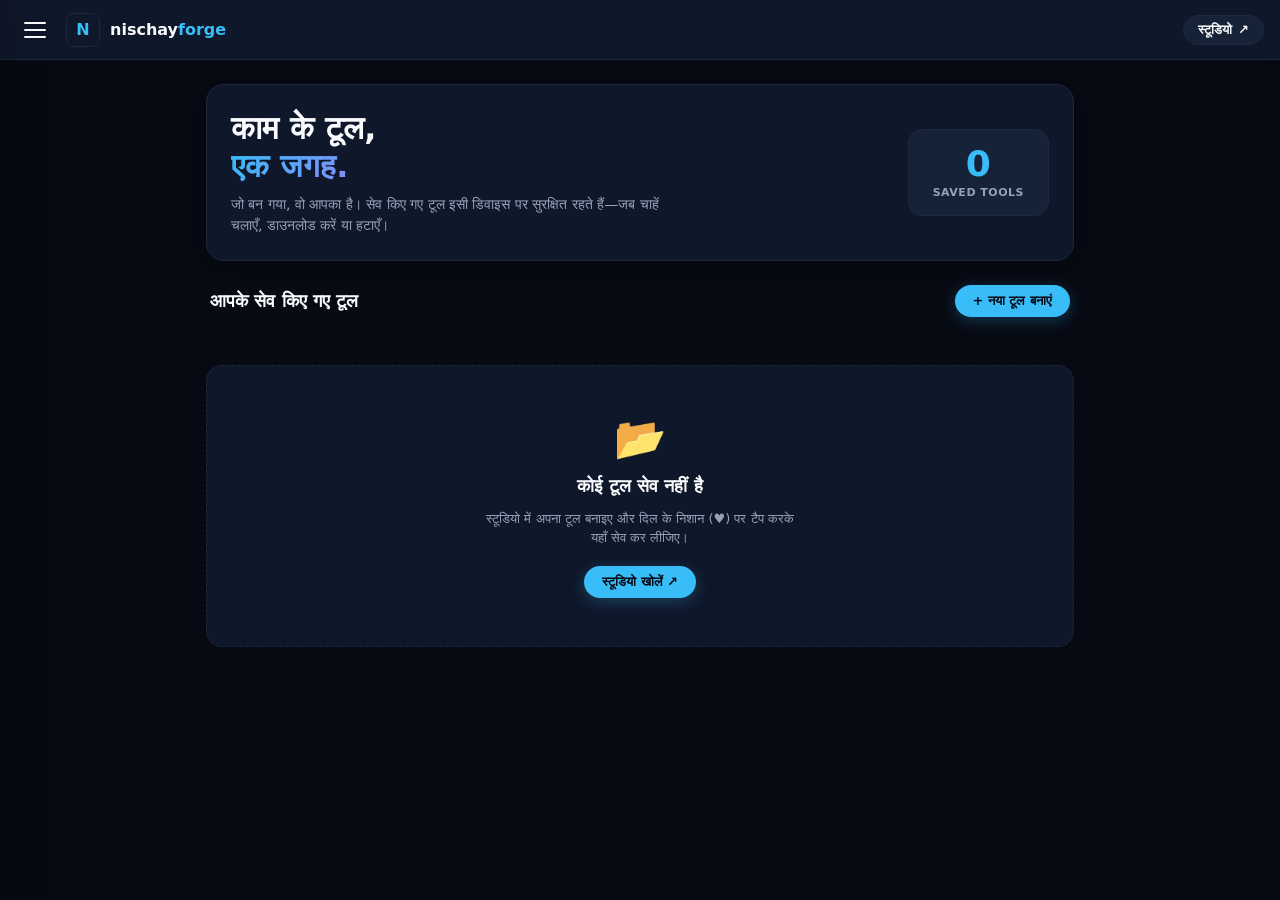
<file: library.html>
<!doctype html>
<html lang="hi">
<head>
  <meta charset="UTF-8">
  <meta name="viewport" content="width=device-width, initial-scale=1, viewport-fit=cover">
  <meta name="theme-color" content="#070a13">
  <meta name="description" content="आपके सेव किए गए Nischay Forge AI टूल—आपके डिवाइस पर।">
  <link rel="manifest" href="./manifest.json">
  <link rel="icon" type="image/svg+xml" href="./assets/app-icon.svg">
  <title>मेरी लाइब्रेरी — Nischay Forge AI</title>
  <style>
    /* ===================================================
       1. कलर्स और थीम वेरिएबल्स
       =================================================== */
    :root {
      --bg: #070a13;
      --surface: #0f172a;
      --surface-elevated: #162238;
      --border: #1e293b;
      --accent: #38bdf8;
      --accent-glow: rgba(56, 189, 248, 0.25);
      --text: #f8fafc;
      --text-muted: #94a3b8;
      --card-bg: #0f172a;
      --danger: #ef4444;
      --nav-link: #94a3b8;
    }

    body.light-theme {
      --bg: #f8fafc;
      --surface: #ffffff;
      --surface-elevated: #f1f5f9;
      --border: #cbd5e1;
      --accent: #0284c7;
      --accent-glow: rgba(2, 132, 199, 0.15);
      --text: #0f172a;
      --text-muted: #475569;
      --card-bg: #ffffff;
      --danger: #dc2626;
      --nav-link: #334155;
    }

    * { box-sizing: border-box; margin: 0; padding: 0; -webkit-tap-highlight-color: transparent; font-family: system-ui, -apple-system, BlinkMacSystemFont, 'Segoe UI', Roboto, sans-serif; }
    body { background: var(--bg); color: var(--text); min-height: 100vh; overflow-x: hidden; transition: background 0.25s ease, color 0.25s ease; }

    /* ===================================================
       2. टॉपबार हेडर
       =================================================== */
    .topbar {
      height: 60px;
      background: var(--surface);
      border-bottom: 1px solid var(--border);
      display: flex;
      align-items: center;
      justify-content: space-between;
      padding: 0 16px;
      position: sticky;
      top: 0;
      z-index: 50;
      box-shadow: 0 2px 10px rgba(0,0,0,0.05);
    }
    .topbar-left { display: flex; align-items: center; gap: 12px; }
    .drawer-toggle {
      background: transparent;
      border: none;
      cursor: pointer;
      display: flex;
      flex-direction: column;
      gap: 5px;
      padding: 8px;
    }
    .drawer-toggle span { display: block; width: 22px; height: 2px; background: var(--text); border-radius: 2px; }
    .brand-wrap { display: flex; align-items: center; gap: 10px; text-decoration: none; }
    .brand-logo { width: 34px; height: 34px; border-radius: 8px; background: #0f172a; display: flex; align-items: center; justify-content: center; border: 1px solid var(--border); }
    .brand-text { font-size: 16px; font-weight: 800; color: var(--text); }
    .brand-text span { color: var(--accent); }
    .topbar-right { display: flex; align-items: center; gap: 10px; }
    .btn-action-pill {
      font-size: 13px;
      font-weight: 700;
      color: var(--text);
      background: var(--surface-elevated);
      border: 1px solid var(--border);
      padding: 6px 14px;
      border-radius: 20px;
      text-decoration: none;
      display: inline-flex;
      align-items: center;
      gap: 6px;
    }
    .btn-action-pill:hover { border-color: var(--accent); color: var(--accent); }

    /* ===================================================
       3. साइड ड्रॉअर मेन्यू
       =================================================== */
    .drawer-overlay { position: fixed; inset: 0; background: rgba(0,0,0,0.7); z-index: 100; display: none; }
    .drawer-overlay.active { display: block; }
    .menu-drawer {
      position: fixed;
      top: 0;
      left: -320px;
      width: 300px;
      height: 100%;
      background: var(--surface);
      border-right: 1px solid var(--border);
      z-index: 110;
      transition: left 0.28s cubic-bezier(0.16, 1, 0.3, 1);
      display: flex;
      flex-direction: column;
      box-shadow: 10px 0 40px rgba(0,0,0,0.5);
    }
    .menu-drawer.open { left: 0; }
    .drawer-head { padding: 16px; border-bottom: 1px solid var(--border); display: flex; align-items: center; justify-content: space-between; }
    .drawer-head h3 { font-size: 15px; font-weight: 800; color: var(--accent); }
    .btn-close-drawer { background: transparent; border: none; font-size: 20px; color: var(--text-muted); cursor: pointer; padding: 4px; }
    
    .drawer-settings { padding: 14px 16px; border-bottom: 1px solid var(--border); display: flex; flex-direction: column; gap: 10px; }
    .setting-row { display: flex; align-items: center; justify-content: space-between; font-size: 13px; font-weight: 700; color: var(--text); }
    .setting-btn { background: var(--surface-elevated); border: 1px solid var(--border); color: var(--text); padding: 5px 12px; border-radius: 8px; font-size: 12px; font-weight: 700; cursor: pointer; }
    
    .drawer-nav { display: flex; flex-direction: column; padding: 12px 10px; gap: 4px; flex: 1; }
    .nav-item { display: flex; align-items: center; gap: 12px; padding: 12px 14px; color: var(--nav-link) !important; text-decoration: none; border-radius: 8px; font-size: 14px; font-weight: 600; }
    .nav-item.active { background: var(--surface-elevated); color: var(--accent) !important; }
    .drawer-foot { padding: 14px 16px; border-top: 1px solid var(--border); font-size: 12px; color: var(--text-muted); text-align: center; }

    /* ===================================================
       4. मुख्य लाइब्रेरी कंटेंट
       =================================================== */
    main { max-width: 900px; margin: 0 auto; padding: 24px 16px 80px; display: flex; flex-direction: column; gap: 24px; }
    
    .library-hero {
      display: flex;
      align-items: center;
      justify-content: space-between;
      gap: 20px;
      background: var(--card-bg);
      border: 1px solid var(--border);
      border-radius: 18px;
      padding: 24px;
      box-shadow: 0 4px 20px rgba(0,0,0,0.06);
    }
    .hero-info h1 { font-size: clamp(24px, 5vw, 32px); font-weight: 900; line-height: 1.2; margin-bottom: 8px; }
    .hero-info h1 span { background: linear-gradient(135deg, #38bdf8, #818cf8); -webkit-background-clip: text; -webkit-text-fill-color: transparent; }
    .hero-info p { font-size: 14px; color: var(--text-muted); max-width: 440px; line-height: 1.5; }

    .counter-card {
      background: var(--surface-elevated);
      border: 1px solid var(--border);
      border-radius: 14px;
      padding: 16px 24px;
      display: flex;
      flex-direction: column;
      align-items: center;
      justify-content: center;
      min-width: 120px;
    }
    .counter-value { font-size: 36px; font-weight: 900; color: var(--accent); line-height: 1; }
    .counter-label { font-size: 11px; font-weight: 700; color: var(--text-muted); letter-spacing: 0.5px; margin-top: 4px; }

    .library-toolbar {
      display: flex;
      align-items: center;
      justify-content: space-between;
      padding: 0 4px;
    }
    .toolbar-title { font-size: 18px; font-weight: 800; color: var(--text); }
    .btn-create-new {
      background: var(--accent);
      color: #040814;
      font-size: 13px;
      font-weight: 800;
      padding: 8px 18px;
      border-radius: 20px;
      text-decoration: none;
      display: inline-flex;
      align-items: center;
      gap: 6px;
      box-shadow: 0 4px 15px var(--accent-glow);
    }

    /* ग्रिड कार्ड्स */
    .tools-grid {
      display: grid;
      grid-template-columns: repeat(auto-fill, minmax(260px, 1fr));
      gap: 16px;
    }
    .tool-card {
      background: var(--card-bg);
      border: 1px solid var(--border);
      border-radius: 14px;
      padding: 16px;
      display: flex;
      flex-direction: column;
      justify-content: space-between;
      gap: 14px;
      box-shadow: 0 4px 15px rgba(0,0,0,0.04);
      transition: transform 0.2s, border-color 0.2s;
    }
    .tool-card:hover { transform: translateY(-2px); border-color: var(--accent); }
    .tool-card-title { font-size: 16px; font-weight: 800; color: var(--text); display: flex; align-items: center; gap: 8px; }
    .tool-card-title span { color: var(--accent); }
    .tool-card-time { font-size: 11px; color: var(--text-muted); }
    
    .card-actions { display: flex; align-items: center; gap: 6px; }
    .btn-card {
      background: var(--surface-elevated);
      border: 1px solid var(--border);
      color: var(--text);
      font-size: 12px;
      font-weight: 700;
      padding: 6px 12px;
      border-radius: 8px;
      cursor: pointer;
      flex: 1;
      text-align: center;
    }
    .btn-card:hover { border-color: var(--accent); color: var(--accent); }
    .btn-card.danger { color: var(--danger); }
    .btn-card.danger:hover { background: rgba(239, 68, 68, 0.1); border-color: var(--danger); }

    /* खाली स्थिति */
    .empty-state {
      background: var(--card-bg);
      border: 1px dashed var(--border);
      border-radius: 16px;
      padding: 48px 20px;
      text-align: center;
      display: flex;
      flex-direction: column;
      align-items: center;
      gap: 12px;
    }
    .empty-state span { font-size: 42px; }
    .empty-state h2 { font-size: 18px; font-weight: 800; }
    .empty-state p { font-size: 13px; color: var(--text-muted); max-width: 320px; line-height: 1.5; }

    /* फुलस्क्रीन रनर मोडल */
    #toolModal { position: fixed; inset: 0; background: #020617; z-index: 10000; display: none; flex-direction: column; }
    #toolModal.is-open { display: flex; }
    .modal-bar { height: 52px; background: var(--surface); border-bottom: 1px solid var(--border); display: flex; align-items: center; justify-content: space-between; padding: 0 16px; }
    .modal-bar span { font-size: 15px; font-weight: 800; color: var(--accent); }
    .btn-close-modal { background: #ef4444; color: #fff; border: none; padding: 6px 14px; border-radius: 6px; font-weight: 700; cursor: pointer; }
    #modalFrame { flex: 1; width: 100%; border: none; background: #ffffff; }

    .toast { position: fixed; bottom: 30px; left: 50%; transform: translateX(-50%); background: var(--surface-elevated); color: var(--text); border: 1px solid var(--accent); padding: 8px 18px; border-radius: 20px; font-size: 13px; font-weight: 700; display: none; z-index: 999; }
    .toast.show { display: block; }
  </style>
</head>
<body>

  <!-- फुलस्क्रीन मोडल -->
  <div id="toolModal">
    <div class="modal-bar">
      <span id="modalToolTitle">टूल चलाएँ</span>
      <button class="btn-close-modal" id="closeModalBtn" type="button">✕ बंद करें</button>
    </div>
    <iframe id="modalFrame" sandbox="allow-scripts allow-modals allow-downloads allow-forms allow-same-origin"></iframe>
  </div>

  <!-- टॉपबार -->
  <header class="topbar">
    <div class="topbar-left">
      <button class="drawer-toggle" id="drawerOpenBtn" type="button" aria-label="मेनू खोलें">
        <span></span><span></span><span></span>
      </button>
      <a class="brand-wrap" href="./index.html">
        <div class="brand-logo"><span style="color:#38bdf8; font-weight:900;">N</span></div>
        <div class="brand-text">nischay<span>forge</span></div>
      </a>
    </div>
    <div class="topbar-right">
      <a class="btn-action-pill" href="./index.html">स्टूडियो <span>↗</span></a>
    </div>
  </header>

  <!-- साइड मेनू ड्रॉअर -->
  <div class="drawer-overlay" id="drawerOverlay"></div>
  <aside class="menu-drawer" id="menuDrawer">
    <div class="drawer-head">
      <h3>⚡ निश्चय नेविगेशन</h3>
      <button class="btn-close-drawer" id="drawerCloseBtn">✕</button>
    </div>

    <div class="drawer-settings">
      <div class="setting-row">
        <span>थीम (Theme):</span>
        <button class="setting-btn" id="themeToggleBtn">🌙 डार्क</button>
      </div>
    </div>

    <nav class="drawer-nav">
      <a class="nav-item" href="./index.html">⌘ स्टूडियो</a>
      <a class="nav-item active" href="./library.html">▦ मेरी लाइब्रेरी</a>
      <a class="nav-item" href="./privacy.html">◈ प्राइवेसी पॉलिसी</a>
      <a class="nav-item" href="./terms.html">⌑ नियम व शर्तें</a>
    </nav>
    <div class="drawer-foot">Nischay Forge AI Studio • 2026</div>
  </aside>

  <!-- मुख्य कंटेंट -->
  <main>
    <section class="library-hero">
      <div class="hero-info">
        <h1>काम के टूल,<br><span>एक जगह.</span></h1>
        <p>जो बन गया, वो आपका है। सेव किए गए टूल इसी डिवाइस पर सुरक्षित रहते हैं—जब चाहें चलाएँ, डाउनलोड करें या हटाएँ।</p>
      </div>
      <div class="counter-card">
        <span class="counter-value" id="totalCount">0</span>
        <span class="counter-label">SAVED TOOLS</span>
      </div>
    </section>

    <div class="library-toolbar">
      <span class="toolbar-title">आपके सेव किए गए टूल</span>
      <a class="btn-create-new" href="./index.html"><span>+ नया टूल बनाएं</span></a>
    </div>

    <!-- टूल्स का ग्रिड -->
    <div class="tools-grid" id="toolsGrid"></div>

    <!-- खाली स्थिति (Empty State) -->
    <div class="empty-state" id="emptyState" style="display: none;">
      <span>📂</span>
      <h2>कोई टूल सेव नहीं है</h2>
      <p>स्टूडियो में अपना टूल बनाइए और दिल के निशान (♥) पर टैप करके यहाँ सेव कर लीजिए।</p>
      <a class="btn-create-new" href="./index.html" style="margin-top: 6px;">स्टूडियो खोलें ↗</a>
    </div>
  </main>

  <div class="toast" id="toastBox"></div>

  <script>
    const STORAGE_KEY_1 = 'nischay_forge_tools';
    const STORAGE_KEY_2 = 'nischay-forge-tools-v1';
    const THEME_KEY = 'nischay_theme';

    const $ = (id) => document.getElementById(id);
    const toolsGrid = $('toolsGrid');
    const emptyState = $('emptyState');
    const totalCount = $('totalCount');
    const toolModal = $('toolModal');
    const modalFrame = $('modalFrame');
    const modalToolTitle = $('modalToolTitle');
    const toastBox = $('toastBox');

    // 1. थीम टॉगल
    let currentTheme = localStorage.getItem(THEME_KEY) || 'dark';
    function applyTheme(theme) {
      if (theme === 'light') {
        document.body.classList.add('light-theme');
        $('themeToggleBtn').textContent = '☀️ लाइट';
      } else {
        document.body.classList.remove('light-theme');
        $('themeToggleBtn').textContent = '🌙 डार्क';
      }
      localStorage.setItem(THEME_KEY, theme);
    }
    applyTheme(currentTheme);

    $('themeToggleBtn').addEventListener('click', () => {
      currentTheme = (currentTheme === 'dark') ? 'light' : 'dark';
      applyTheme(currentTheme);
    });

    // 2. मेन्यू ड्रॉअर
    $('drawerOpenBtn').addEventListener('click', () => {
      $('menuDrawer').classList.add('open');
      $('drawerOverlay').classList.add('active');
    });
    const closeDrawer = () => {
      $('menuDrawer').classList.remove('open');
      $('drawerOverlay').classList.remove('active');
    };
    $('drawerCloseBtn').addEventListener('click', closeDrawer);
    $('drawerOverlay').addEventListener('click', closeDrawer);

    function showToast(msg) {
      toastBox.textContent = msg;
      toastBox.classList.add('show');
      setTimeout(() => toastBox.classList.remove('show'), 3000);
    }

    // 3. टूल्स लोड करना
    function getAllTools() {
      const list1 = JSON.parse(localStorage.getItem(STORAGE_KEY_1) || '[]');
      const list2 = JSON.parse(localStorage.getItem(STORAGE_KEY_2) || '[]');
      const combined = [...list1, ...list2];
      
      const unique = [];
      const ids = new Set();
      combined.forEach(item => {
        const id = item.id || item.title;
        if (!ids.has(id)) {
          ids.add(id);
          unique.push(item);
        }
      });
      return unique;
    }

    function saveTools(tools) {
      localStorage.setItem(STORAGE_KEY_1, JSON.stringify(tools));
      localStorage.setItem(STORAGE_KEY_2, JSON.stringify(tools));
    }

    function renderTools() {
      const tools = getAllTools();
      totalCount.textContent = tools.length;
      toolsGrid.innerHTML = '';

      if (tools.length === 0) {
        emptyState.style.display = 'flex';
        return;
      }
      emptyState.style.display = 'none';

      tools.forEach((tool, index) => {
        const title = tool.name || tool.title || 'Nischay Tool';
        const html = tool.html || tool.code || '';
        const card = document.createElement('div');
        card.className = 'tool-card';
        card.innerHTML = `
          <div>
            <div class="tool-card-title"><span>✳</span> ${title}</div>
            <div class="tool-card-time">सेव किया गया टूल #${index + 1}</div>
          </div>
          <div class="card-actions">
            <button class="btn-card" onclick="runTool(${index})">▶ चलाएँ</button>
            <button class="btn-card" onclick="downloadTool(${index})">📥</button>
            <button class="btn-card danger" onclick="deleteTool(${index})">✕</button>
          </div>
        `;
        toolsGrid.appendChild(card);
      });
    }

    // 4. टूल रनर
    window.runTool = function(index) {
      const tools = getAllTools();
      const tool = tools[index];
      if (!tool) return;
      const html = tool.html || tool.code || '';
      modalToolTitle.textContent = tool.name || tool.title || 'Nischay Tool';
      modalFrame.srcdoc = html;
      toolModal.classList.add('is-open');
    };

    $('closeModalBtn').addEventListener('click', () => {
      toolModal.classList.remove('is-open');
      modalFrame.srcdoc = '';
    });

    // 5. टूल डाउनलोडर
    window.downloadTool = function(index) {
      const tools = getAllTools();
      const tool = tools[index];
      if (!tool) return;
      const html = tool.html || tool.code || '';
      const title = (tool.name || tool.title || 'Nischay_Tool').replace(/\s+/g, '_');
      const blob = new Blob([html], { type: 'text/html;charset=utf-8' });
      const a = document.createElement('a');
      a.href = URL.createObjectURL(blob);
      a.download = `${title}.html`;
      document.body.appendChild(a);
      a.click();
      a.remove();
      showToast('टूल HTML डाउनलोड हो गया! 📥');
    };

    // 6. टूल डिलीट करना
    window.deleteTool = function(index) {
      if (!confirm('क्या आप वाकई इस टूल को हटाना चाहते हैं?')) return;
      const tools = getAllTools();
      tools.splice(index, 1);
      saveTools(tools);
      renderTools();
      showToast('टूल हटा दिया गया।');
    };

    renderTools();
  </script>
</body>
</html>
</file>
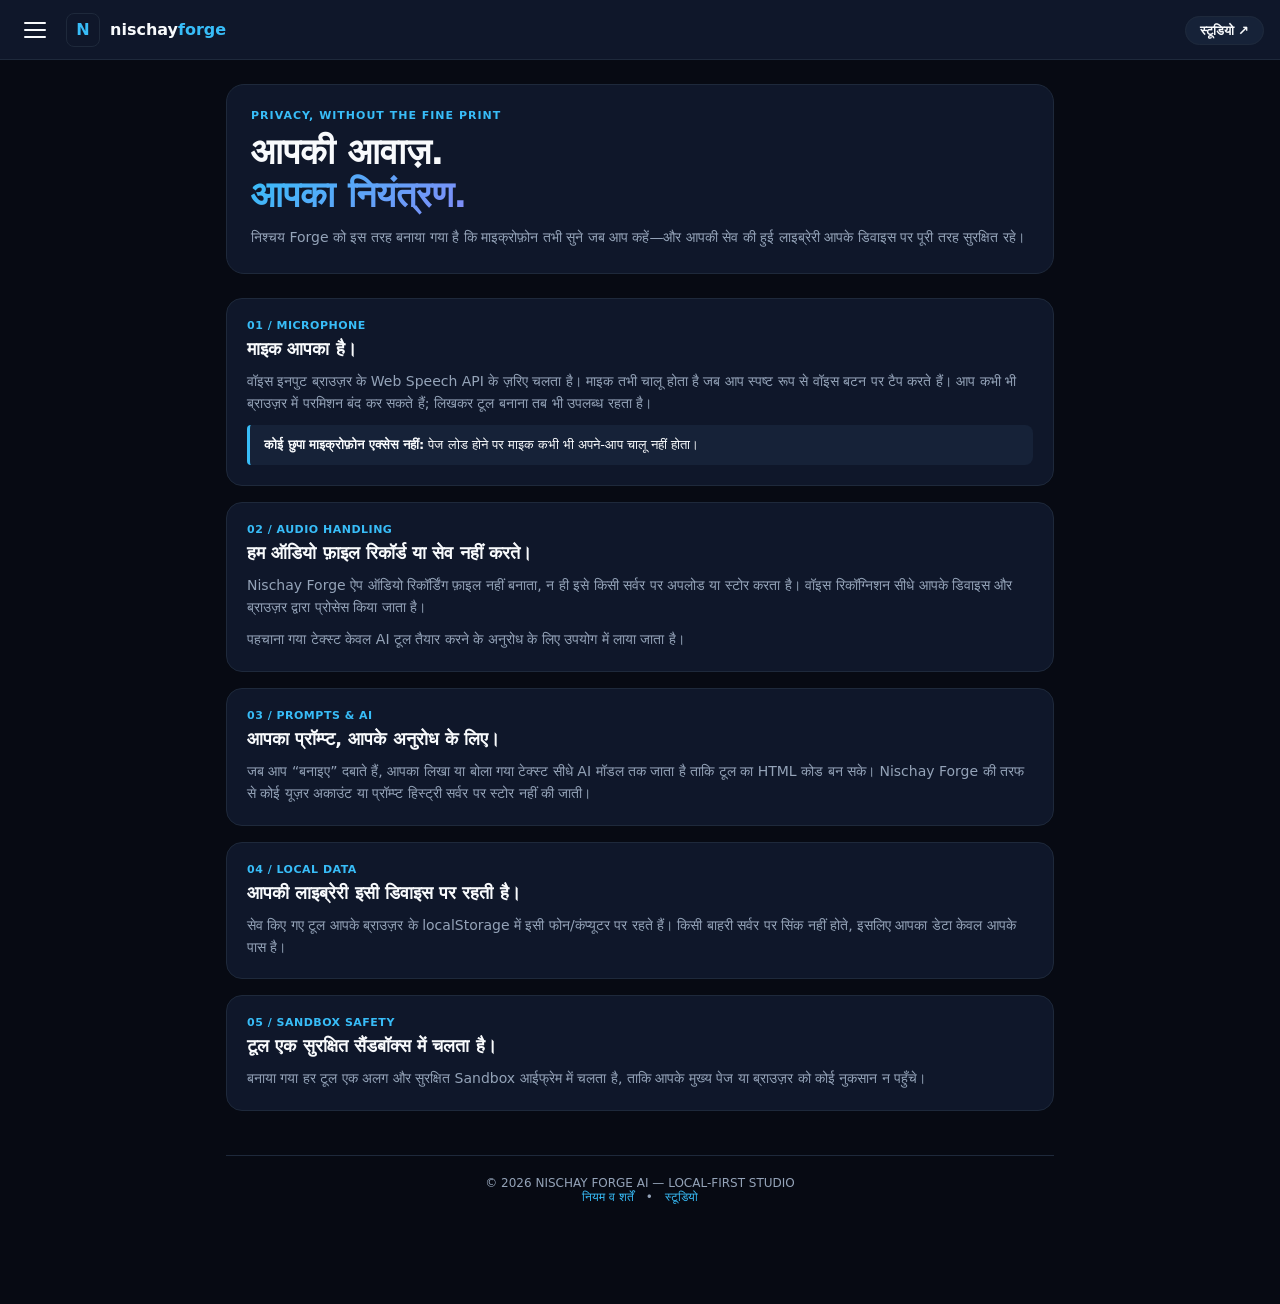
<file: privacy.html>
<!doctype html>
<html lang="hi">
<head>
  <meta charset="UTF-8">
  <meta name="viewport" content="width=device-width, initial-scale=1, viewport-fit=cover">
  <meta name="theme-color" content="#070a13">
  <meta name="description" content="Nischay Forge AI में माइक्रोफ़ोन, आवाज़ और लोकल डेटा कैसे संभाले जाते हैं।">
  <link rel="manifest" href="./manifest.json">
  <link rel="icon" type="image/svg+xml" href="./assets/app-icon.svg">
  <title>प्राइवेसी — Nischay Forge AI</title>
  <style>
    :root {
      --bg: #070a13;
      --surface: #0f172a;
      --surface-elevated: #162238;
      --border: #1e293b;
      --accent: #38bdf8;
      --text: #f8fafc;
      --text-muted: #94a3b8;
      --card-bg: #0f172a;
      --nav-link: #94a3b8;
    }

    body.light-theme {
      --bg: #f8fafc;
      --surface: #ffffff;
      --surface-elevated: #f1f5f9;
      --border: #cbd5e1;
      --accent: #0284c7;
      --text: #0f172a;
      --text-muted: #475569;
      --card-bg: #ffffff;
      --nav-link: #334155;
    }

    * { box-sizing: border-box; margin: 0; padding: 0; -webkit-tap-highlight-color: transparent; font-family: system-ui, -apple-system, BlinkMacSystemFont, 'Segoe UI', Roboto, sans-serif; }
    body { background: var(--bg); color: var(--text); min-height: 100vh; overflow-x: hidden; transition: background 0.25s ease, color 0.25s ease; }

    /* टॉपबार */
    .topbar {
      height: 60px;
      background: var(--surface);
      border-bottom: 1px solid var(--border);
      display: flex;
      align-items: center;
      justify-content: space-between;
      padding: 0 16px;
      position: sticky;
      top: 0;
      z-index: 50;
    }
    .topbar-left { display: flex; align-items: center; gap: 12px; }
    .drawer-toggle {
      background: transparent;
      border: none;
      cursor: pointer;
      display: flex;
      flex-direction: column;
      gap: 5px;
      padding: 8px;
    }
    .drawer-toggle span { display: block; width: 22px; height: 2px; background: var(--text); border-radius: 2px; }
    .brand-wrap { display: flex; align-items: center; gap: 10px; text-decoration: none; }
    .brand-logo { width: 34px; height: 34px; border-radius: 8px; background: #0f172a; display: flex; align-items: center; justify-content: center; border: 1px solid var(--border); }
    .brand-text { font-size: 16px; font-weight: 800; color: var(--text); }
    .brand-text span { color: var(--accent); }
    .btn-action-pill {
      font-size: 13px;
      font-weight: 700;
      color: var(--text);
      background: var(--surface-elevated);
      border: 1px solid var(--border);
      padding: 6px 14px;
      border-radius: 20px;
      text-decoration: none;
    }

    /* साइड मेन्यू */
    .drawer-overlay { position: fixed; inset: 0; background: rgba(0,0,0,0.7); z-index: 100; display: none; }
    .drawer-overlay.active { display: block; }
    .menu-drawer {
      position: fixed;
      top: 0;
      left: -320px;
      width: 300px;
      height: 100%;
      background: var(--surface);
      border-right: 1px solid var(--border);
      z-index: 110;
      transition: left 0.28s ease;
      display: flex;
      flex-direction: column;
    }
    .menu-drawer.open { left: 0; }
    .drawer-head { padding: 16px; border-bottom: 1px solid var(--border); display: flex; align-items: center; justify-content: space-between; }
    .drawer-head h3 { font-size: 15px; font-weight: 800; color: var(--accent); }
    .btn-close-drawer { background: transparent; border: none; font-size: 20px; color: var(--text-muted); cursor: pointer; padding: 4px; }
    .drawer-nav { display: flex; flex-direction: column; padding: 12px 10px; gap: 4px; flex: 1; }
    .nav-item { display: flex; align-items: center; gap: 12px; padding: 12px 14px; color: var(--nav-link) !important; text-decoration: none; border-radius: 8px; font-size: 14px; font-weight: 600; }
    .nav-item.active { background: var(--surface-elevated); color: var(--accent) !important; }
    .drawer-foot { padding: 14px 16px; border-top: 1px solid var(--border); font-size: 12px; color: var(--text-muted); text-align: center; }

    /* मुख्य प्राइवेसी लेआउट */
    main { max-width: 860px; margin: 0 auto; padding: 24px 16px 80px; display: flex; flex-direction: column; gap: 24px; }
    
    .legal-hero {
      background: var(--card-bg);
      border: 1px solid var(--border);
      border-radius: 18px;
      padding: 24px;
    }
    .legal-badge { font-size: 11px; font-weight: 800; color: var(--accent); letter-spacing: 1px; margin-bottom: 8px; display: block; }
    .legal-hero h1 { font-size: clamp(26px, 6vw, 36px); font-weight: 900; line-height: 1.2; margin-bottom: 10px; }
    .legal-hero h1 span { background: linear-gradient(135deg, #38bdf8, #818cf8); -webkit-background-clip: text; -webkit-text-fill-color: transparent; }
    .legal-hero p { font-size: 14px; color: var(--text-muted); line-height: 1.6; }

    .legal-content { display: flex; flex-direction: column; gap: 16px; }
    .policy-card {
      background: var(--card-bg);
      border: 1px solid var(--border);
      border-radius: 16px;
      padding: 20px;
    }
    .policy-no { font-size: 11px; font-weight: 800; color: var(--accent); display: block; margin-bottom: 6px; letter-spacing: 0.5px; }
    .policy-card h2 { font-size: 18px; font-weight: 800; margin-bottom: 10px; color: var(--text); }
    .policy-card p { font-size: 14px; color: var(--text-muted); line-height: 1.6; margin-bottom: 10px; }
    .policy-card p:last-child { margin-bottom: 0; }
    
    .privacy-highlight {
      background: var(--surface-elevated);
      border-left: 3px solid var(--accent);
      padding: 12px 14px;
      border-radius: 4px 8px 8px 4px;
      margin-top: 10px;
      font-size: 13px;
      color: var(--text);
    }

    footer { text-align: center; font-size: 12px; color: var(--text-muted); padding: 20px 0; border-top: 1px solid var(--border); margin-top: 20px; }
    footer a { color: var(--accent); text-decoration: none; margin: 0 8px; }
  </style>
</head>
<body>

  <!-- टॉपबार -->
  <header class="topbar">
    <div class="topbar-left">
      <button class="drawer-toggle" id="drawerOpenBtn" type="button" aria-label="मेनू खोलें">
        <span></span><span></span><span></span>
      </button>
      <a class="brand-wrap" href="./index.html">
        <div class="brand-logo"><span style="color:#38bdf8; font-weight:900;">N</span></div>
        <div class="brand-text">nischay<span>forge</span></div>
      </a>
    </div>
    <div class="topbar-right">
      <a class="btn-action-pill" href="./index.html">स्टूडियो ↗</a>
    </div>
  </header>

  <!-- साइड ड्रॉअर मेन्यू -->
  <div class="drawer-overlay" id="drawerOverlay"></div>
  <aside class="menu-drawer" id="menuDrawer">
    <div class="drawer-head">
      <h3>⚡ निश्चय नेविगेशन</h3>
      <button class="btn-close-drawer" id="drawerCloseBtn">✕</button>
    </div>
    <nav class="drawer-nav">
      <a class="nav-item" href="./index.html">⌘ स्टूडियो</a>
      <a class="nav-item" href="./library.html">▦ मेरी लाइब्रेरी</a>
      <a class="nav-item active" href="./privacy.html">◈ प्राइवेसी पॉलिसी</a>
      <a class="nav-item" href="./terms.html">⌑ नियम व शर्तें</a>
    </nav>
    <div class="drawer-foot">Nischay Forge AI Studio • 2026</div>
  </aside>

  <!-- प्राइवेसी कंटेंट -->
  <main>
    <section class="legal-hero">
      <span class="legal-badge">PRIVACY, WITHOUT THE FINE PRINT</span>
      <h1>आपकी आवाज़.<br><span>आपका नियंत्रण.</span></h1>
      <p>निश्चय Forge को इस तरह बनाया गया है कि माइक्रोफ़ोन तभी सुने जब आप कहें—और आपकी सेव की हुई लाइब्रेरी आपके डिवाइस पर पूरी तरह सुरक्षित रहे।</p>
    </section>

    <div class="legal-content">
      <div class="policy-card">
        <span class="policy-no">01 / MICROPHONE</span>
        <h2>माइक आपका है।</h2>
        <p>वॉइस इनपुट ब्राउज़र के Web Speech API के ज़रिए चलता है। माइक तभी चालू होता है जब आप स्पष्ट रूप से वॉइस बटन पर टैप करते हैं। आप कभी भी ब्राउज़र में परमिशन बंद कर सकते हैं; लिखकर टूल बनाना तब भी उपलब्ध रहता है।</p>
        <div class="privacy-highlight">
          <strong>कोई छुपा माइक्रोफ़ोन एक्सेस नहीं:</strong> पेज लोड होने पर माइक कभी भी अपने-आप चालू नहीं होता।
        </div>
      </div>

      <div class="policy-card">
        <span class="policy-no">02 / AUDIO HANDLING</span>
        <h2>हम ऑडियो फ़ाइल रिकॉर्ड या सेव नहीं करते।</h2>
        <p>Nischay Forge ऐप ऑडियो रिकॉर्डिंग फ़ाइल नहीं बनाता, न ही इसे किसी सर्वर पर अपलोड या स्टोर करता है। वॉइस रिकॉग्निशन सीधे आपके डिवाइस और ब्राउज़र द्वारा प्रोसेस किया जाता है।</p>
        <p>पहचाना गया टेक्स्ट केवल AI टूल तैयार करने के अनुरोध के लिए उपयोग में लाया जाता है।</p>
      </div>

      <div class="policy-card">
        <span class="policy-no">03 / PROMPTS &amp; AI</span>
        <h2>आपका प्रॉम्प्ट, आपके अनुरोध के लिए।</h2>
        <p>जब आप “बनाइए” दबाते हैं, आपका लिखा या बोला गया टेक्स्ट सीधे AI मॉडल तक जाता है ताकि टूल का HTML कोड बन सके। Nischay Forge की तरफ से कोई यूज़र अकाउंट या प्रॉम्प्ट हिस्ट्री सर्वर पर स्टोर नहीं की जाती।</p>
      </div>

      <div class="policy-card">
        <span class="policy-no">04 / LOCAL DATA</span>
        <h2>आपकी लाइब्रेरी इसी डिवाइस पर रहती है।</h2>
        <p>सेव किए गए टूल आपके ब्राउज़र के <code>localStorage</code> में इसी फोन/कंप्यूटर पर रहते हैं। किसी बाहरी सर्वर पर सिंक नहीं होते, इसलिए आपका डेटा केवल आपके पास है।</p>
      </div>

      <div class="policy-card">
        <span class="policy-no">05 / SANDBOX SAFETY</span>
        <h2>टूल एक सुरक्षित सैंडबॉक्स में चलता है।</h2>
        <p>बनाया गया हर टूल एक अलग और सुरक्षित Sandbox आईफ्रेम में चलता है, ताकि आपके मुख्य पेज या ब्राउज़र को कोई नुकसान न पहुँचे।</p>
      </div>
    </div>

    <footer>
      <span>© 2026 NISCHAY FORGE AI — LOCAL-FIRST STUDIO</span><br>
      <a href="./terms.html">नियम व शर्तें</a> • <a href="./index.html">स्टूडियो</a>
    </footer>
  </main>

  <script>
    // थीम सिंक (स्टूडियो से मैच करने के लिए)
    const savedTheme = localStorage.getItem('nischay_theme') || 'dark';
    if (savedTheme === 'light') {
      document.body.classList.add('light-theme');
    }

    // मेन्यू ओपन / क्लोज़
    const menuDrawer = document.getElementById('menuDrawer');
    const drawerOverlay = document.getElementById('drawerOverlay');
    document.getElementById('drawerOpenBtn').addEventListener('click', () => {
      menuDrawer.classList.add('open');
      drawerOverlay.classList.add('active');
    });
    const closeDrawer = () => {
      menuDrawer.classList.remove('open');
      drawerOverlay.classList.remove('active');
    };
    document.getElementById('drawerCloseBtn').addEventListener('click', closeDrawer);
    drawerOverlay.addEventListener('click', closeDrawer);
  </script>
</body>
</html>
</file>
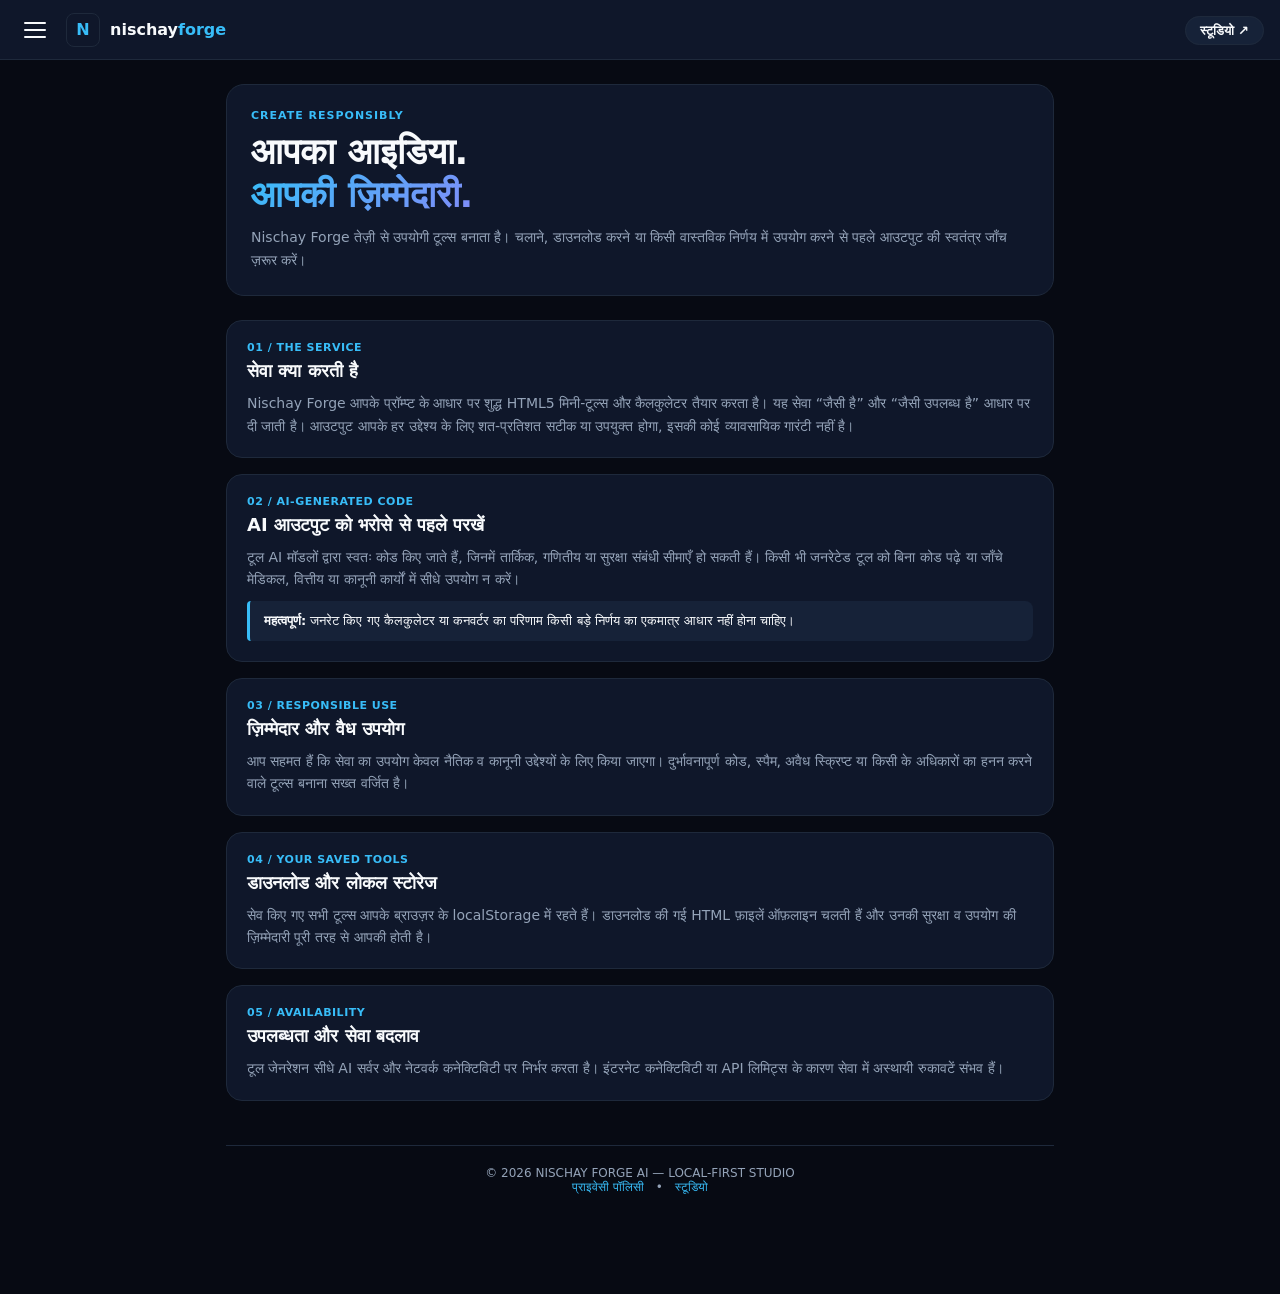
<file: terms.html>
<!doctype html>
<html lang="hi">
<head>
  <meta charset="UTF-8">
  <meta name="viewport" content="width=device-width, initial-scale=1, viewport-fit=cover">
  <meta name="theme-color" content="#070a13">
  <meta name="description" content="Nischay Forge AI के AI-generated code disclaimer और ज़िम्मेदार उपयोग दिशानिर्देश।">
  <link rel="manifest" href="./manifest.json">
  <link rel="icon" type="image/svg+xml" href="./assets/app-icon.svg">
  <title>टर्म्स ऑफ़ सर्विस — Nischay Forge AI</title>
  <style>
    :root {
      --bg: #070a13;
      --surface: #0f172a;
      --surface-elevated: #162238;
      --border: #1e293b;
      --accent: #38bdf8;
      --text: #f8fafc;
      --text-muted: #94a3b8;
      --card-bg: #0f172a;
      --nav-link: #94a3b8;
    }

    body.light-theme {
      --bg: #f8fafc;
      --surface: #ffffff;
      --surface-elevated: #f1f5f9;
      --border: #cbd5e1;
      --accent: #0284c7;
      --text: #0f172a;
      --text-muted: #475569;
      --card-bg: #ffffff;
      --nav-link: #334155;
    }

    * { box-sizing: border-box; margin: 0; padding: 0; -webkit-tap-highlight-color: transparent; font-family: system-ui, -apple-system, BlinkMacSystemFont, 'Segoe UI', Roboto, sans-serif; }
    body { background: var(--bg); color: var(--text); min-height: 100vh; overflow-x: hidden; transition: background 0.25s ease, color 0.25s ease; }

    /* टॉपबार */
    .topbar {
      height: 60px;
      background: var(--surface);
      border-bottom: 1px solid var(--border);
      display: flex;
      align-items: center;
      justify-content: space-between;
      padding: 0 16px;
      position: sticky;
      top: 0;
      z-index: 50;
    }
    .topbar-left { display: flex; align-items: center; gap: 12px; }
    .drawer-toggle {
      background: transparent;
      border: none;
      cursor: pointer;
      display: flex;
      flex-direction: column;
      gap: 5px;
      padding: 8px;
    }
    .drawer-toggle span { display: block; width: 22px; height: 2px; background: var(--text); border-radius: 2px; }
    .brand-wrap { display: flex; align-items: center; gap: 10px; text-decoration: none; }
    .brand-logo { width: 34px; height: 34px; border-radius: 8px; background: #0f172a; display: flex; align-items: center; justify-content: center; border: 1px solid var(--border); }
    .brand-text { font-size: 16px; font-weight: 800; color: var(--text); }
    .brand-text span { color: var(--accent); }
    .btn-action-pill {
      font-size: 13px;
      font-weight: 700;
      color: var(--text);
      background: var(--surface-elevated);
      border: 1px solid var(--border);
      padding: 6px 14px;
      border-radius: 20px;
      text-decoration: none;
    }

    /* साइड मेन्यू */
    .drawer-overlay { position: fixed; inset: 0; background: rgba(0,0,0,0.7); z-index: 100; display: none; }
    .drawer-overlay.active { display: block; }
    .menu-drawer {
      position: fixed;
      top: 0;
      left: -320px;
      width: 300px;
      height: 100%;
      background: var(--surface);
      border-right: 1px solid var(--border);
      z-index: 110;
      transition: left 0.28s ease;
      display: flex;
      flex-direction: column;
    }
    .menu-drawer.open { left: 0; }
    .drawer-head { padding: 16px; border-bottom: 1px solid var(--border); display: flex; align-items: center; justify-content: space-between; }
    .drawer-head h3 { font-size: 15px; font-weight: 800; color: var(--accent); }
    .btn-close-drawer { background: transparent; border: none; font-size: 20px; color: var(--text-muted); cursor: pointer; padding: 4px; }
    .drawer-nav { display: flex; flex-direction: column; padding: 12px 10px; gap: 4px; flex: 1; }
    .nav-item { display: flex; align-items: center; gap: 12px; padding: 12px 14px; color: var(--nav-link) !important; text-decoration: none; border-radius: 8px; font-size: 14px; font-weight: 600; }
    .nav-item.active { background: var(--surface-elevated); color: var(--accent) !important; }
    .drawer-foot { padding: 14px 16px; border-top: 1px solid var(--border); font-size: 12px; color: var(--text-muted); text-align: center; }

    /* मुख्य टर्म्स लेआउट */
    main { max-width: 860px; margin: 0 auto; padding: 24px 16px 80px; display: flex; flex-direction: column; gap: 24px; }
    
    .legal-hero {
      background: var(--card-bg);
      border: 1px solid var(--border);
      border-radius: 18px;
      padding: 24px;
    }
    .legal-badge { font-size: 11px; font-weight: 800; color: var(--accent); letter-spacing: 1px; margin-bottom: 8px; display: block; }
    .legal-hero h1 { font-size: clamp(26px, 6vw, 36px); font-weight: 900; line-height: 1.2; margin-bottom: 10px; }
    .legal-hero h1 span { background: linear-gradient(135deg, #38bdf8, #818cf8); -webkit-background-clip: text; -webkit-text-fill-color: transparent; }
    .legal-hero p { font-size: 14px; color: var(--text-muted); line-height: 1.6; }

    .legal-content { display: flex; flex-direction: column; gap: 16px; }
    .terms-card {
      background: var(--card-bg);
      border: 1px solid var(--border);
      border-radius: 16px;
      padding: 20px;
    }
    .terms-no { font-size: 11px; font-weight: 800; color: var(--accent); display: block; margin-bottom: 6px; letter-spacing: 0.5px; }
    .terms-card h2 { font-size: 18px; font-weight: 800; margin-bottom: 10px; color: var(--text); }
    .terms-card p { font-size: 14px; color: var(--text-muted); line-height: 1.6; margin-bottom: 10px; }
    .terms-card p:last-child { margin-bottom: 0; }
    
    .terms-callout {
      background: var(--surface-elevated);
      border-left: 3px solid var(--accent);
      padding: 12px 14px;
      border-radius: 4px 8px 8px 4px;
      margin-top: 10px;
      font-size: 13px;
      color: var(--text);
    }

    footer { text-align: center; font-size: 12px; color: var(--text-muted); padding: 20px 0; border-top: 1px solid var(--border); margin-top: 20px; }
    footer a { color: var(--accent); text-decoration: none; margin: 0 8px; }
  </style>
</head>
<body>

  <!-- टॉपबार -->
  <header class="topbar">
    <div class="topbar-left">
      <button class="drawer-toggle" id="drawerOpenBtn" type="button" aria-label="मेनू खोलें">
        <span></span><span></span><span></span>
      </button>
      <a class="brand-wrap" href="./index.html">
        <div class="brand-logo"><span style="color:#38bdf8; font-weight:900;">N</span></div>
        <div class="brand-text">nischay<span>forge</span></div>
      </a>
    </div>
    <div class="topbar-right">
      <a class="btn-action-pill" href="./index.html">स्टूडियो ↗</a>
    </div>
  </header>

  <!-- साइड ड्रॉअर मेन्यू -->
  <div class="drawer-overlay" id="drawerOverlay"></div>
  <aside class="menu-drawer" id="menuDrawer">
    <div class="drawer-head">
      <h3>⚡ निश्चय नेविगेशन</h3>
      <button class="btn-close-drawer" id="drawerCloseBtn">✕</button>
    </div>
    <nav class="drawer-nav">
      <a class="nav-item" href="./index.html">⌘ स्टूडियो</a>
      <a class="nav-item" href="./library.html">▦ मेरी लाइब्रेरी</a>
      <a class="nav-item" href="./privacy.html">◈ प्राइवेसी पॉलिसी</a>
      <a class="nav-item active" href="./terms.html">⌑ नियम व शर्तें</a>
    </nav>
    <div class="drawer-foot">Nischay Forge AI Studio • 2026</div>
  </aside>

  <!-- टर्म्स कंटेंट -->
  <main>
    <section class="legal-hero">
      <span class="legal-badge">CREATE RESPONSIBLY</span>
      <h1>आपका आइडिया.<br><span>आपकी ज़िम्मेदारी.</span></h1>
      <p>Nischay Forge तेज़ी से उपयोगी टूल्स बनाता है। चलाने, डाउनलोड करने या किसी वास्तविक निर्णय में उपयोग करने से पहले आउटपुट की स्वतंत्र जाँच ज़रूर करें।</p>
    </section>

    <div class="legal-content">
      <div class="terms-card">
        <span class="terms-no">01 / THE SERVICE</span>
        <h2>सेवा क्या करती है</h2>
        <p>Nischay Forge आपके प्रॉम्प्ट के आधार पर शुद्ध HTML5 मिनी-टूल्स और कैलकुलेटर तैयार करता है। यह सेवा “जैसी है” और “जैसी उपलब्ध है” आधार पर दी जाती है। आउटपुट आपके हर उद्देश्य के लिए शत-प्रतिशत सटीक या उपयुक्त होगा, इसकी कोई व्यावसायिक गारंटी नहीं है।</p>
      </div>

      <div class="terms-card">
        <span class="terms-no">02 / AI-GENERATED CODE</span>
        <h2>AI आउटपुट को भरोसे से पहले परखें</h2>
        <p>टूल AI मॉडलों द्वारा स्वतः कोड किए जाते हैं, जिनमें तार्किक, गणितीय या सुरक्षा संबंधी सीमाएँ हो सकती हैं। किसी भी जनरेटेड टूल को बिना कोड पढ़े या जाँचे मेडिकल, वित्तीय या कानूनी कार्यों में सीधे उपयोग न करें।</p>
        <div class="terms-callout">
          <strong>महत्वपूर्ण:</strong> जनरेट किए गए कैलकुलेटर या कनवर्टर का परिणाम किसी बड़े निर्णय का एकमात्र आधार नहीं होना चाहिए।
        </div>
      </div>

      <div class="terms-card">
        <span class="terms-no">03 / RESPONSIBLE USE</span>
        <h2>ज़िम्मेदार और वैध उपयोग</h2>
        <p>आप सहमत हैं कि सेवा का उपयोग केवल नैतिक व कानूनी उद्देश्यों के लिए किया जाएगा। दुर्भावनापूर्ण कोड, स्पैम, अवैध स्क्रिप्ट या किसी के अधिकारों का हनन करने वाले टूल्स बनाना सख्त वर्जित है।</p>
      </div>

      <div class="terms-card">
        <span class="terms-no">04 / YOUR SAVED TOOLS</span>
        <h2>डाउनलोड और लोकल स्टोरेज</h2>
        <p>सेव किए गए सभी टूल्स आपके ब्राउज़र के <code>localStorage</code> में रहते हैं। डाउनलोड की गई HTML फ़ाइलें ऑफ़लाइन चलती हैं और उनकी सुरक्षा व उपयोग की ज़िम्मेदारी पूरी तरह से आपकी होती है।</p>
      </div>

      <div class="terms-card">
        <span class="terms-no">05 / AVAILABILITY</span>
        <h2>उपलब्धता और सेवा बदलाव</h2>
        <p>टूल जेनरेशन सीधे AI सर्वर और नेटवर्क कनेक्टिविटी पर निर्भर करता है। इंटरनेट कनेक्टिविटी या API लिमिट्स के कारण सेवा में अस्थायी रुकावटें संभव हैं।</p>
      </div>
    </div>

    <footer>
      <span>© 2026 NISCHAY FORGE AI — LOCAL-FIRST STUDIO</span><br>
      <a href="./privacy.html">प्राइवेसी पॉलिसी</a> • <a href="./index.html">स्टूडियो</a>
    </footer>
  </main>

  <script>
    // स्टूडियो थीम से मैच करना
    const savedTheme = localStorage.getItem('nischay_theme') || 'dark';
    if (savedTheme === 'light') {
      document.body.classList.add('light-theme');
    }

    // मेन्यू ओपन / क्लोज़
    const menuDrawer = document.getElementById('menuDrawer');
    const drawerOverlay = document.getElementById('drawerOverlay');
    document.getElementById('drawerOpenBtn').addEventListener('click', () => {
      menuDrawer.classList.add('open');
      drawerOverlay.classList.add('active');
    });
    const closeDrawer = () => {
      menuDrawer.classList.remove('open');
      drawerOverlay.classList.remove('active');
    };
    document.getElementById('drawerCloseBtn').addEventListener('click', closeDrawer);
    drawerOverlay.addEventListener('click', closeDrawer);
  </script>
</body>
</html>
</file>
